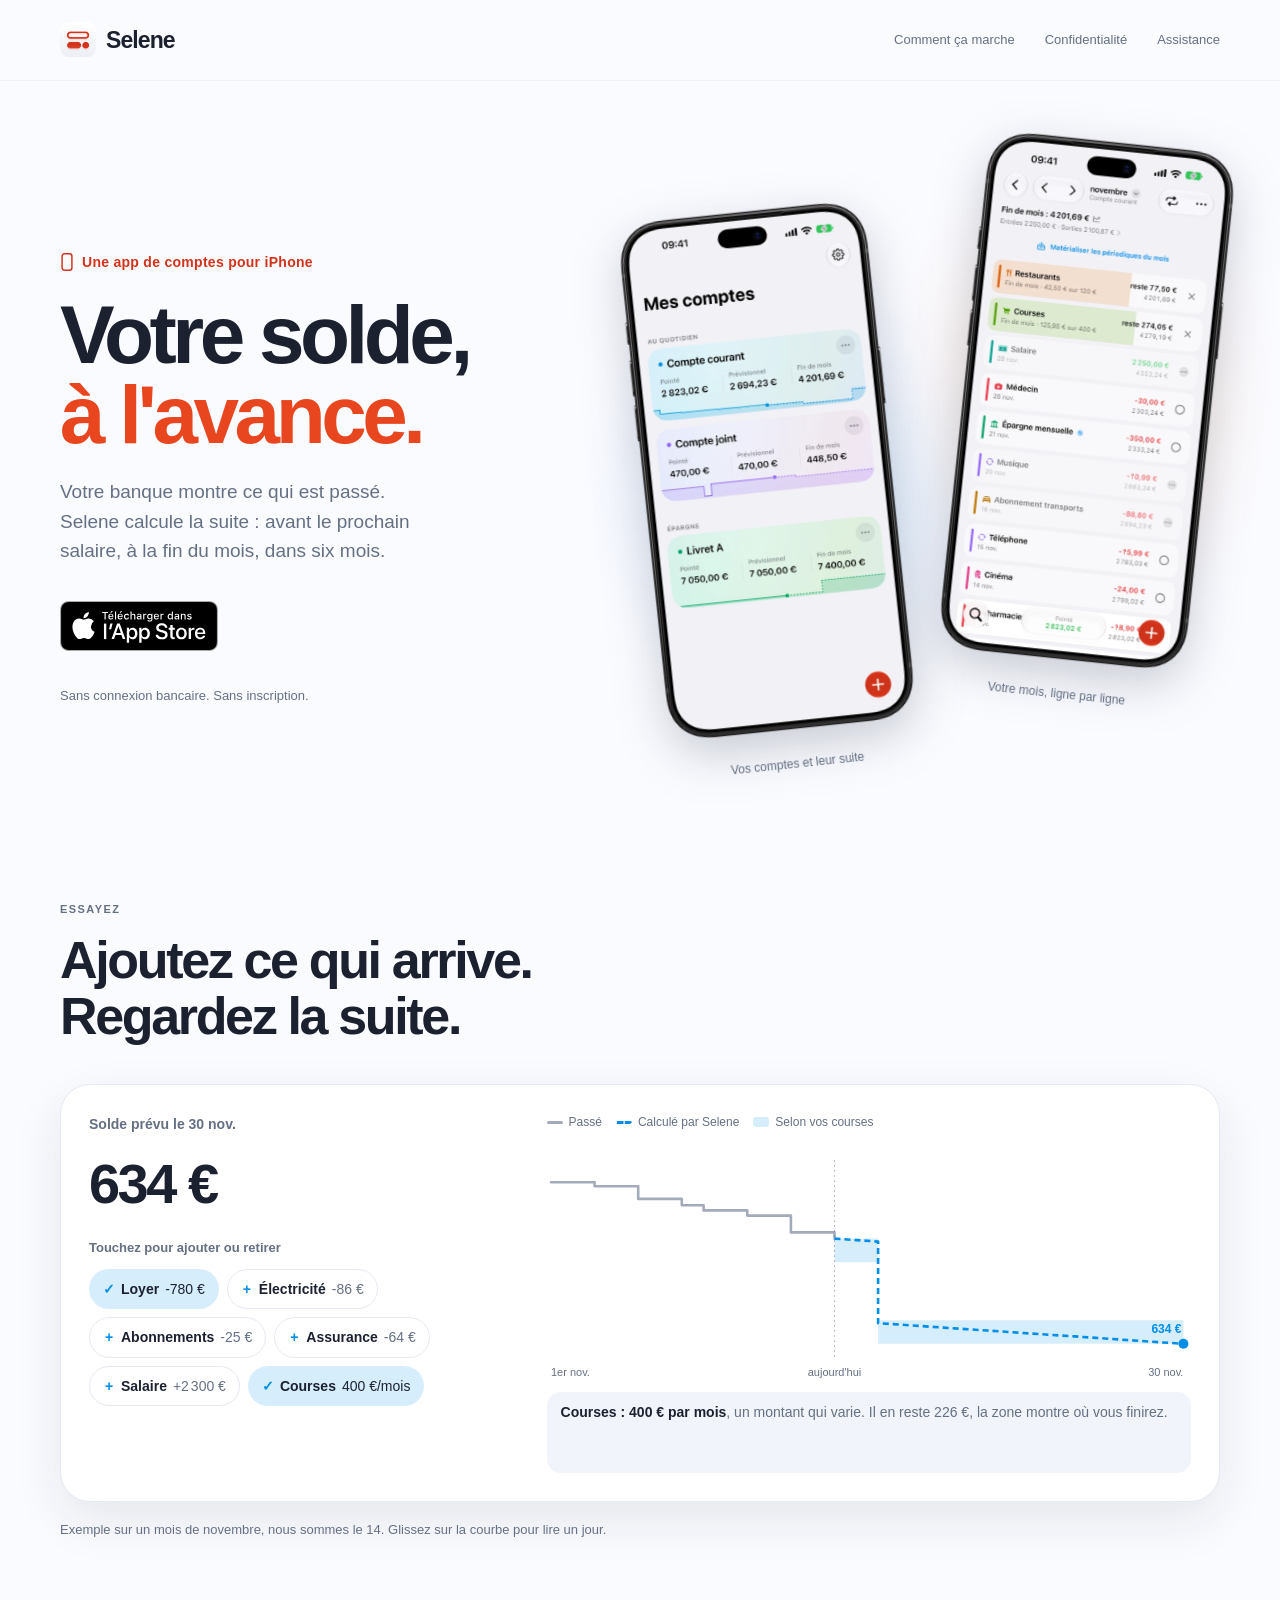
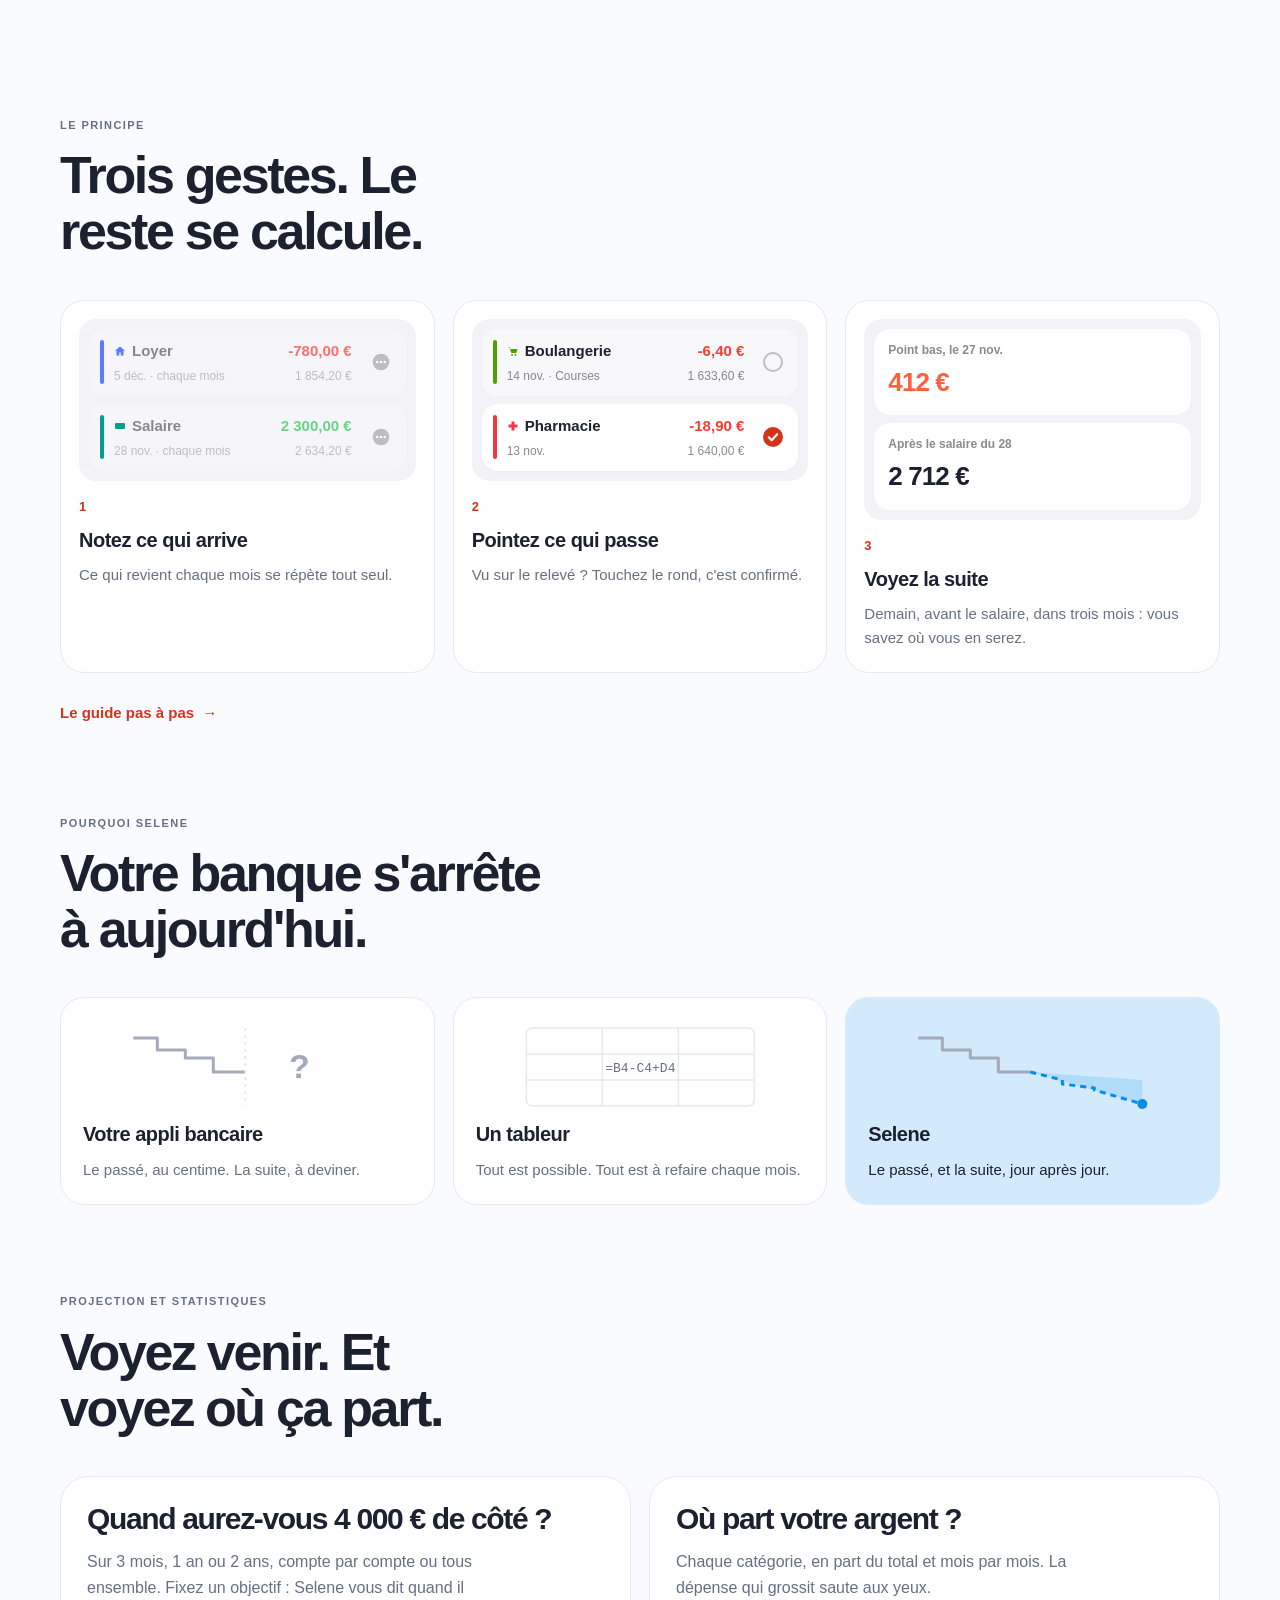
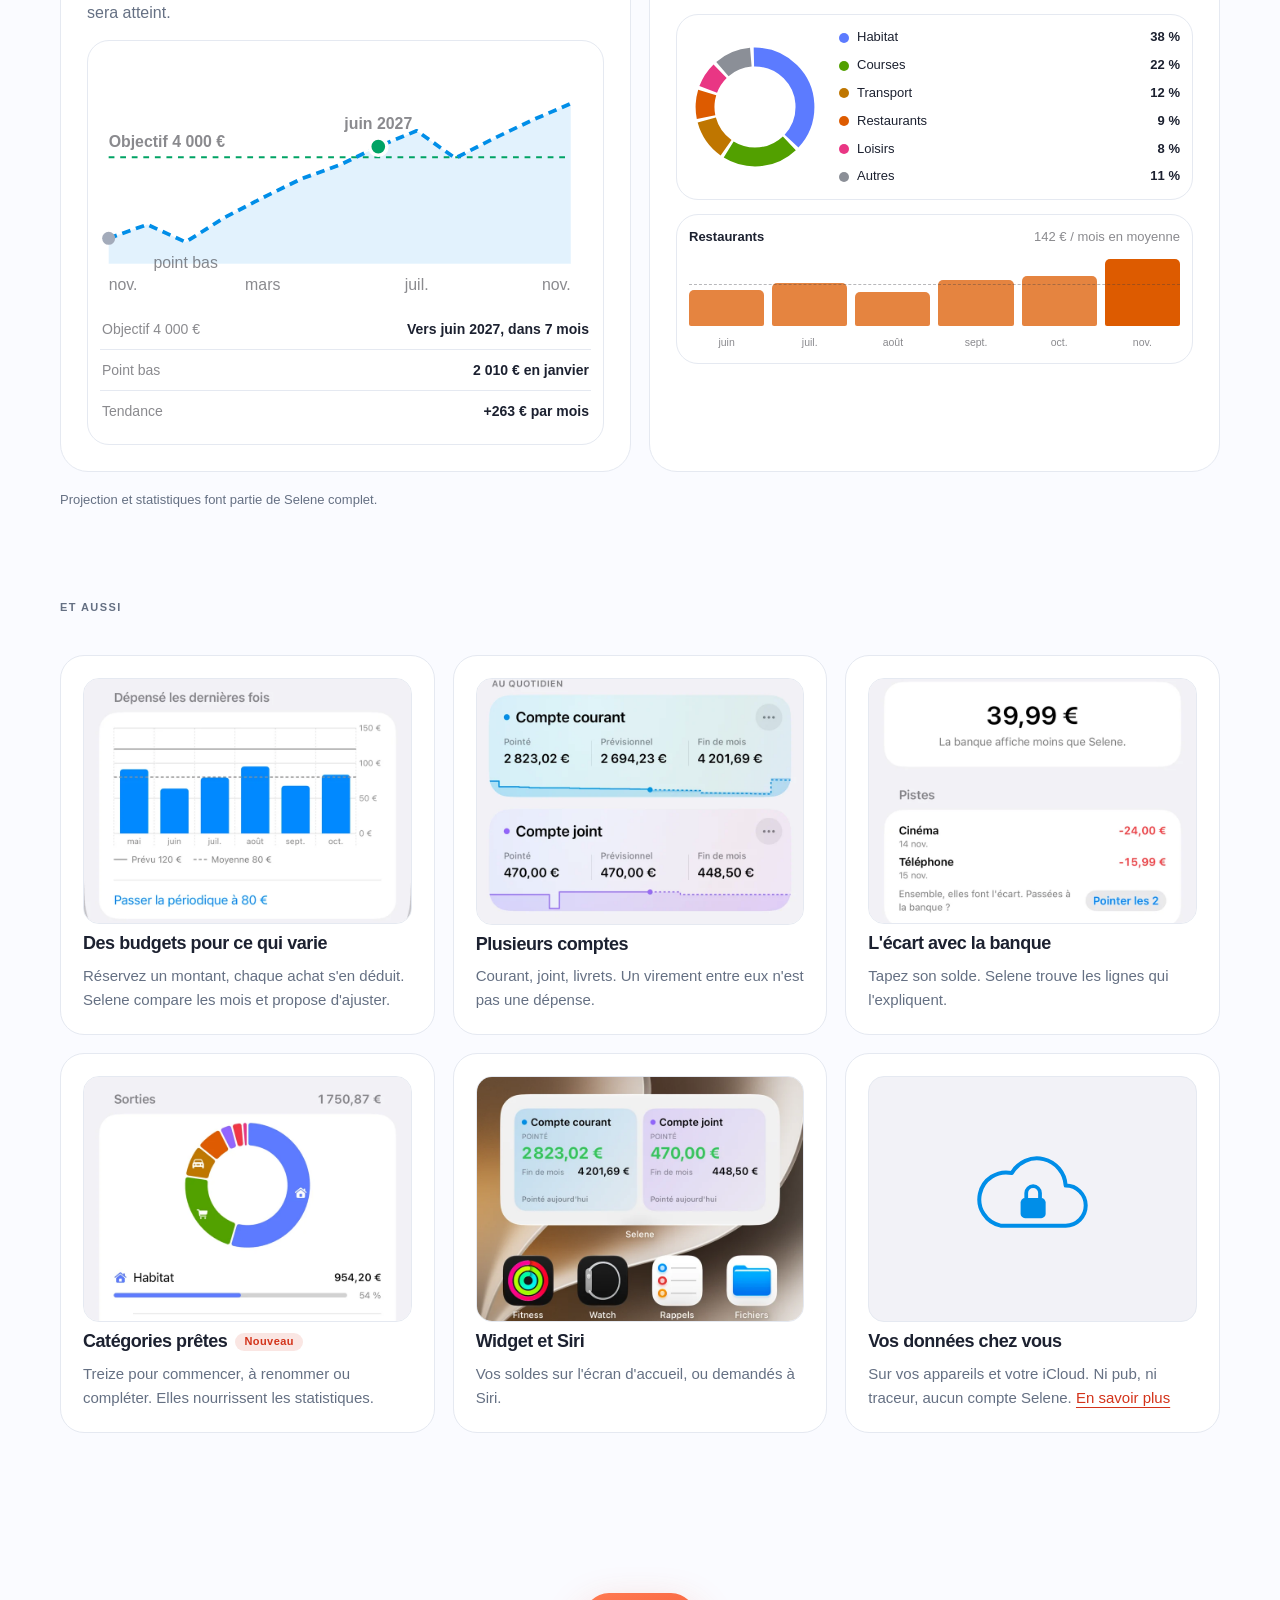
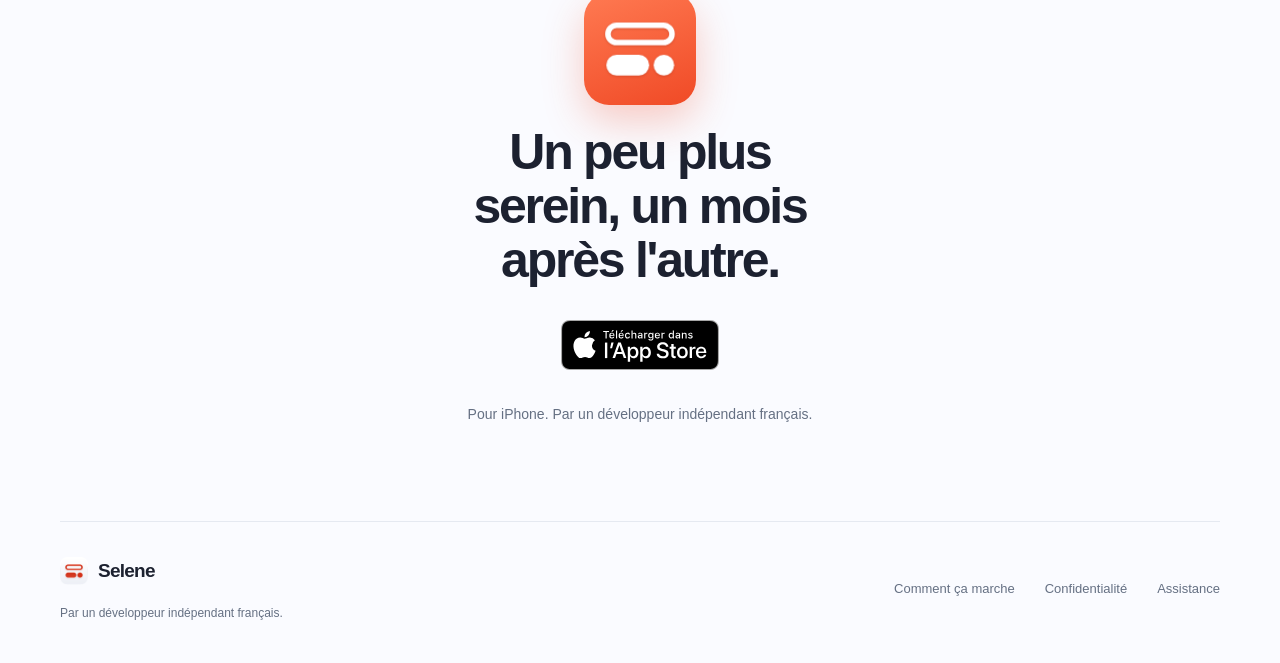
<file: index.html>
<!doctype html>
<html lang="fr">
<head>
  <meta charset="utf-8">
  <meta name="viewport" content="width=device-width, initial-scale=1">
  <meta name="apple-itunes-app" content="app-id=6821384647">
  <meta name="theme-color" content="#fafbff">
  <title>Selene : votre solde, à l'avance</title>
  <meta name="description" content="Selene est une app de comptes pour iPhone. Votre banque montre ce qui est passé, Selene calcule la suite : avant le prochain salaire, à la fin du mois, dans six mois. Sans connexion bancaire.">
  <!-- Link preview in messaging apps (Open Graph) -->
  <meta property="og:type" content="website">
  <meta property="og:site_name" content="Selene">
  <meta property="og:locale" content="fr_FR">
  <meta property="og:url" content="https://chingham.github.io/selene/">
  <meta property="og:title" content="Selene : votre solde, à l'avance">
  <meta property="og:description" content="Une app de comptes pour iPhone. Votre banque montre ce qui est passé, Selene calcule la suite. Sans connexion bancaire.">
  <meta property="og:image" content="https://chingham.github.io/selene/apercu.jpg">
  <meta property="og:image:width" content="1200">
  <meta property="og:image:height" content="630">
  <meta property="og:image:alt" content="Selene sur iPhone : la liste des comptes et les opérations du mois.">
  <meta name="twitter:card" content="summary_large_image">
  <link rel="icon" type="image/png" sizes="32x32" href="favicon.png">
  <link rel="icon" type="image/png" sizes="32x32" href="favicon-dark.png" media="(prefers-color-scheme: dark)">
  <link rel="apple-touch-icon" sizes="180x180" href="apple-touch-icon.png">
  <link rel="stylesheet" href="styles/site.css">
  <link rel="stylesheet" href="styles/app-pieces.css">
  <link rel="stylesheet" href="styles/home.css">
  <script type="module" src="scripts/home.js"></script>
</head>
<body>
  <a class="skip-link" href="#contenu">Aller au contenu</a>
  <header class="site-header">
    <div class="header-inner">
      <a class="brand" href="index.html" aria-label="Selene, accueil"><img src="icon.png" alt="" width="36" height="36">Selene</a>
      <nav aria-label="Navigation principale">
        <a href="guide.html">Comment ça marche</a>
        <a class="optional" href="confidentialite.html">Confidentialité</a>
        <a href="assistance.html">Assistance</a>
      </nav>
    </div>
  </header>

  <main id="contenu">
    <section class="hero section-shell" aria-labelledby="hero-title">
      <div class="hero-copy">
        <p class="eyebrow"><svg viewBox="0 0 14 22" aria-hidden="true"><rect x="1" y="1" width="12" height="20" rx="3" fill="none" stroke="currentColor" stroke-width="1.8"/></svg>Une app de comptes pour iPhone</p>
        <h1 id="hero-title">Votre solde, <span>à l'avance.</span></h1>
        <p class="lede">Votre banque montre ce qui est passé. Selene calcule la suite : avant le prochain salaire, à la fin du mois, dans six mois.</p>
        <a class="app-store-badge" href="https://apps.apple.com/fr/app/selene-comptes-budget/id6821384647"><img src="badge-app-store.svg" alt="Télécharger dans l'App Store" width="158" height="50"></a>
        <p class="hero-note">Sans connexion bancaire. Sans inscription.</p>
      </div>
      <div class="hero-art" aria-label="Aperçus de l'application Selene">
        <div class="art-glow glow-blue" aria-hidden="true"></div>
        <div class="art-glow glow-coral" aria-hidden="true"></div>
        <figure class="device device-accounts">
          <img src="captures/appareils/comptes.webp" alt="Mes comptes : un compte courant bleu, un compte joint violet et un Livret A vert, chacun avec ses soldes pointé, prévisionnel et de fin de mois, et la courbe de son mois." width="640" height="1307" fetchpriority="high">
          <figcaption>Vos comptes et leur suite</figcaption>
        </figure>
        <figure class="device device-operations">
          <img src="captures/appareils/operations.webp" alt="Les opérations de novembre du compte courant : les budgets en tête avec ce qu'il en reste, puis le salaire, les dépenses et l'épargne, avec le solde après chaque ligne." width="640" height="1307" fetchpriority="high">
          <figcaption>Votre mois, ligne par ligne</figcaption>
        </figure>
      </div>
    </section>

    <section class="section try section-shell" aria-labelledby="try-title">
      <div class="section-head">
        <p class="eyebrow">Essayez</p>
        <h2 id="try-title">Ajoutez ce qui arrive. Regardez la suite.</h2>
      </div>
      <div class="demo">
        <div class="demo-head">
          <p class="demo-when" id="demo-when">Solde prévu le 30 nov.</p>
          <p class="demo-amount" id="demo-amount" aria-live="polite">634 €</p>
        </div>
        <div class="demo-lines">
          <p class="chips-label">Touchez pour ajouter ou retirer</p>
          <div class="chips" id="demo-chips"></div>
        </div>
        <div class="demo-graph">
          <div class="legend" aria-hidden="true">
            <span><i></i>Passé</span>
            <span><i class="computed"></i>Calculé par Selene</span>
            <span><i class="band"></i>Selon vos courses</span>
          </div>
          <svg class="chart" id="demo-chart" role="img" aria-label="Courbe du solde de novembre : le passé jusqu'au 14, puis la suite calculée avec les lignes choisies."></svg>
          <p class="readout" id="demo-readout"></p>
        </div>
      </div>
      <p class="footnote">Exemple sur un mois de novembre, nous sommes le 14. Glissez sur la courbe pour lire un jour.</p>
    </section>

    <section class="section section-shell" aria-labelledby="gestures-title">
      <div class="section-head">
        <p class="eyebrow">Le principe</p>
        <h2 id="gestures-title">Trois gestes. Le reste se calcule.</h2>
      </div>
      <ol class="gestures">
        <li class="gesture">
          <div class="ios-list">
            <div class="op virtual" style="--c:#5c7bff">
              <span class="cat"></span>
              <div class="op-main">
                <div class="op-line"><span class="op-title"><svg aria-hidden="true"><use href="glyphes.svg#house"/></svg>Loyer</span><span class="op-amt neg">-780,00 €</span></div>
                <div class="op-line sub"><span>5 déc. · chaque mois</span><span>1 854,20 €</span></div>
              </div>
              <svg class="ellipsis" aria-hidden="true"><use href="glyphes.svg#ellipsis"/></svg>
            </div>
            <div class="op virtual" style="--c:#009f8c">
              <span class="cat"></span>
              <div class="op-main">
                <div class="op-line"><span class="op-title"><svg aria-hidden="true"><use href="glyphes.svg#banknote"/></svg>Salaire</span><span class="op-amt pos">2 300,00 €</span></div>
                <div class="op-line sub"><span>28 nov. · chaque mois</span><span>2 634,20 €</span></div>
              </div>
              <svg class="ellipsis" aria-hidden="true"><use href="glyphes.svg#ellipsis"/></svg>
            </div>
          </div>
          <span class="step">1</span>
          <h3>Notez ce qui arrive</h3>
          <p>Ce qui revient chaque mois se répète tout seul.</p>
        </li>
        <li class="gesture">
          <div class="ios-list">
            <div class="op planned" style="--c:#52a000">
              <span class="cat"></span>
              <div class="op-main">
                <div class="op-line"><span class="op-title"><svg aria-hidden="true"><use href="glyphes.svg#cart"/></svg>Boulangerie</span><span class="op-amt neg">-6,40 €</span></div>
                <div class="op-line sub"><span>14 nov. · Courses</span><span>1 633,60 €</span></div>
              </div>
              <button class="mark" type="button" data-autoplay aria-pressed="false" aria-label="Pointer Boulangerie"><span class="ring"></span><span class="ripple"></span><span class="drop"></span><svg class="tick" viewBox="0 0 24 24"><path pathLength="1" d="M6.96 12.36 10.44 15.84 17.04 8.64"/></svg></button>
            </div>
            <div class="op" style="--c:#f13746">
              <span class="cat"></span>
              <div class="op-main">
                <div class="op-line"><span class="op-title"><svg aria-hidden="true"><use href="glyphes.svg#cross"/></svg>Pharmacie</span><span class="op-amt neg">-18,90 €</span></div>
                <div class="op-line sub"><span>13 nov.</span><span>1 640,00 €</span></div>
              </div>
              <button class="mark is-on" type="button" aria-pressed="true" aria-label="Pointer Pharmacie"><span class="ring"></span><span class="ripple"></span><span class="drop"></span><svg class="tick" viewBox="0 0 24 24"><path pathLength="1" d="M6.96 12.36 10.44 15.84 17.04 8.64"/></svg></button>
            </div>
          </div>
          <span class="step">2</span>
          <h3>Pointez ce qui passe</h3>
          <p>Vu sur le relevé ? Touchez le rond, c'est confirmé.</p>
        </li>
        <li class="gesture">
          <div class="ios-list">
            <div class="figure-card"><span class="label">Point bas, le 27 nov.</span><span class="value low">412 €</span></div>
            <div class="figure-card"><span class="label">Après le salaire du 28</span><span class="value">2 712 €</span></div>
          </div>
          <span class="step">3</span>
          <h3>Voyez la suite</h3>
          <p>Demain, avant le salaire, dans trois mois : vous savez où vous en serez.</p>
        </li>
      </ol>
      <a class="more" href="guide.html">Le guide pas à pas <span aria-hidden="true">→</span></a>
    </section>

    <section class="section tight section-shell" aria-labelledby="compare-title">
      <div class="section-head">
        <p class="eyebrow">Pourquoi Selene</p>
        <h2 id="compare-title">Votre banque s'arrête à aujourd'hui.</h2>
      </div>
      <div class="compare">
        <article>
          <svg viewBox="0 0 240 92" aria-hidden="true">
            <path d="M6 18H30V30H58V38H86V52H118" fill="none" stroke="var(--grey-line)" stroke-width="3" stroke-linejoin="round"/>
            <line x1="118" y1="8" x2="118" y2="86" stroke="var(--border)" stroke-width="2" stroke-dasharray="3 4"/>
            <text x="172" y="58" text-anchor="middle" font-size="34" font-weight="700" fill="var(--grey-line)">?</text>
          </svg>
          <h3>Votre appli bancaire</h3>
          <p>Le passé, au centime. La suite, à deviner.</p>
        </article>
        <article>
          <svg viewBox="0 0 240 92" aria-hidden="true">
            <g fill="none" stroke="var(--border)" stroke-width="1.5">
              <rect x="6" y="8" width="228" height="78" rx="6"/>
              <path d="M6 34H234M6 60H234M82 8V86M158 8V86"/>
            </g>
            <text x="120" y="52" text-anchor="middle" font-size="13" font-family="ui-monospace, Menlo, monospace" fill="var(--muted)">=B4-C4+D4</text>
          </svg>
          <h3>Un tableur</h3>
          <p>Tout est possible. Tout est à refaire chaque mois.</p>
        </article>
        <article class="selene">
          <svg viewBox="0 0 240 92" aria-hidden="true">
            <path d="M118 52L230 60L230 84Z" fill="var(--blue-soft)"/>
            <path d="M6 18H30V30H58V38H86V52H118" fill="none" stroke="var(--grey-line)" stroke-width="3" stroke-linejoin="round"/>
            <path d="M118 52L150 60V64L182 68V70L230 84" fill="none" stroke="var(--blue)" stroke-width="3" stroke-dasharray="6 5" stroke-linejoin="round"/>
            <circle cx="230" cy="84" r="5" fill="var(--blue)"/>
          </svg>
          <h3>Selene</h3>
          <p>Le passé, et la suite, jour après jour.</p>
        </article>
      </div>
    </section>

    <section class="section tight section-shell" aria-labelledby="deep-title">
      <div class="section-head">
        <p class="eyebrow">Projection et statistiques</p>
        <h2 id="deep-title">Voyez venir. Et voyez où ça part.</h2>
      </div>
      <div class="deep">
        <article class="projection">
          <h3>Quand aurez-vous 4 000 € de côté ?</h3>
          <p>Sur 3 mois, 1 an ou 2 ans, compte par compte ou tous ensemble. Fixez un objectif : Selene vous dit quand il sera atteint.</p>
          <div class="ios-card">
            <svg viewBox="0 0 340 170" role="img" aria-label="Projection sur un an, tous comptes : le total monte de 2 100 euros à 5 260 euros et croise l'objectif de 4 000 euros en juin 2027.">
              <path d="M6.0 128.3L32.7 118.8L59.3 130.9L86.0 114.1L112.7 100.2L139.3 87.2L166.0 77.5L192.7 64.8L219.3 53.9L246.0 72.8L272.7 59.2L299.3 46.5L326.0 35.0L326 146L6 146Z" fill="var(--blue-soft)" opacity=".7"/>
              <line x1="6" x2="326" y1="72.2" y2="72.2" stroke="var(--green)" stroke-width="1.5" stroke-dasharray="4 4"/>
              <path d="M6.0 128.3L32.7 118.8L59.3 130.9L86.0 114.1L112.7 100.2L139.3 87.2L166.0 77.5L192.7 64.8L219.3 53.9L246.0 72.8L272.7 59.2L299.3 46.5L326.0 35.0" fill="none" stroke="var(--blue)" stroke-width="2.6" stroke-dasharray="6 4" stroke-linejoin="round"/>
              <circle cx="6" cy="128.3" r="4.5" fill="var(--grey-line)"/>
              <text x="6" y="65.2" fill="var(--green)" font-weight="650">Objectif 4 000 €</text>
              <circle cx="192.7" cy="64.8" r="6" fill="var(--green)" stroke="var(--ios-card)" stroke-width="2.5"/>
              <text x="192.7" y="52.8" text-anchor="middle" fill="var(--text)" font-weight="650">juin 2027</text>
              <text x="59.3" y="148.9" text-anchor="middle">point bas</text>
              <text x="6" y="164">nov.</text>
              <text x="112.7" y="164" text-anchor="middle">mars</text>
              <text x="219.3" y="164" text-anchor="middle">juil.</text>
              <text x="326" y="164" text-anchor="end">nov.</text>
            </svg>
            <div class="facts">
              <div><span>Objectif 4 000 €</span><b>Vers juin 2027, dans 7 mois</b></div>
              <div><span>Point bas</span><b>2 010 € en janvier</b></div>
              <div><span>Tendance</span><b>+263 € par mois</b></div>
            </div>
          </div>
        </article>
        <article>
          <h3>Où part votre argent ?</h3>
          <p>Chaque catégorie, en part du total et mois par mois. La dépense qui grossit saute aux yeux.</p>
          <div class="ios-card">
            <div class="stats">
              <svg viewBox="0 0 42 42" aria-hidden="true">
                <g fill="none" stroke-width="6">
                  <circle cx="21" cy="21" r="15.9" pathLength="100" stroke="#5c7bff" stroke-dasharray="37 63" stroke-dashoffset="25"/>
                  <circle cx="21" cy="21" r="15.9" pathLength="100" stroke="#52a000" stroke-dasharray="21 79" stroke-dashoffset="-13"/>
                  <circle cx="21" cy="21" r="15.9" pathLength="100" stroke="#bf7600" stroke-dasharray="11 89" stroke-dashoffset="-35"/>
                  <circle cx="21" cy="21" r="15.9" pathLength="100" stroke="#dd5b00" stroke-dasharray="8 92" stroke-dashoffset="-47"/>
                  <circle cx="21" cy="21" r="15.9" pathLength="100" stroke="#e93684" stroke-dasharray="7 93" stroke-dashoffset="-56"/>
                  <circle cx="21" cy="21" r="15.9" pathLength="100" stroke="#8b8f97" stroke-dasharray="10 90" stroke-dashoffset="-64"/>
                </g>
              </svg>
              <ul class="shares">
                <li style="--c:#5c7bff"><i></i><span>Habitat</span><b>38 %</b></li>
                <li style="--c:#52a000"><i></i><span>Courses</span><b>22 %</b></li>
                <li style="--c:#bf7600"><i></i><span>Transport</span><b>12 %</b></li>
                <li style="--c:#dd5b00"><i></i><span>Restaurants</span><b>9 %</b></li>
                <li style="--c:#e93684"><i></i><span>Loisirs</span><b>8 %</b></li>
                <li style="--c:#8b8f97"><i></i><span>Autres</span><b>11 %</b></li>
              </ul>
            </div>
          </div>
          <div class="ios-card trend" role="img" aria-label="Restaurants : 142 euros par mois en moyenne, 196 euros ce mois-ci.">
            <div class="trend-head"><b>Restaurants</b><span>142 € / mois en moyenne</span></div>
            <div class="trend-bars"><i style="height:52%"></i><i style="height:61%"></i><i style="height:48%"></i><i style="height:66%"></i><i style="height:72%"></i><i style="height:96%"></i></div>
            <div class="trend-months"><span>juin</span><span>juil.</span><span>août</span><span>sept.</span><span>oct.</span><span>nov.</span></div>
          </div>
        </article>
      </div>
      <p class="footnote">Projection et statistiques font partie de Selene complet.</p>
    </section>

    <section class="section tight section-shell" aria-labelledby="tiles-title">
      <div class="section-head"><p class="eyebrow" id="tiles-title">Et aussi</p></div>
      <div class="tiles">
        <article class="tile">
          <div class="shot"><img src="captures/vignettes/budget.webp" alt="Un budget dans Selene : les dépenses des six derniers mois, la moyenne, et la proposition d'ajuster le montant prévu." width="800" height="600" loading="lazy"></div>
          <h3>Des budgets pour ce qui varie</h3>
          <p>Réservez un montant, chaque achat s'en déduit. Selene compare les mois et propose d'ajuster.</p>
        </article>
        <article class="tile">
          <div class="shot"><img src="captures/vignettes/comptes.webp" alt="Deux cartes de compte avec leurs soldes et la courbe du mois." width="800" height="600" loading="lazy"></div>
          <h3>Plusieurs comptes</h3>
          <p>Courant, joint, livrets. Un virement entre eux n'est pas une dépense.</p>
        </article>
        <article class="tile">
          <div class="shot"><img src="captures/vignettes/ecart.webp" alt="Comparer avec ma banque : l'écart et les opérations qui l'expliquent, à pointer ensemble." width="800" height="600" loading="lazy"></div>
          <h3>L'écart avec la banque</h3>
          <p>Tapez son solde. Selene trouve les lignes qui l'expliquent.</p>
        </article>
        <article class="tile">
          <div class="shot"><img src="captures/vignettes/categories.webp" alt="Les sorties du mois par catégorie, en anneau, avec la part de chacune." width="800" height="600" loading="lazy"></div>
          <h3>Catégories prêtes <span class="tag">Nouveau</span></h3>
          <p>Treize pour commencer, à renommer ou compléter. Elles nourrissent les statistiques.</p>
        </article>
        <article class="tile">
          <div class="shot"><img src="captures/vignettes/widget.webp" alt="Le widget Selene sur l'écran d'accueil : le solde pointé et la fin de mois de deux comptes." width="800" height="600" loading="lazy"></div>
          <h3>Widget et Siri</h3>
          <p>Vos soldes sur l'écran d'accueil, ou demandés à Siri.</p>
        </article>
        <article class="tile">
          <div class="shot shot-icon" aria-hidden="true">
            <svg viewBox="0 0 120 90">
              <path d="M34 66h52a16 16 0 0 0 0-32 23 23 0 0 0-43-10 17.5 17.5 0 0 0-9 42Z" fill="none" stroke="var(--blue)" stroke-width="3.2" stroke-linejoin="round"/>
              <rect x="50" y="44" width="20" height="16" rx="3.5" fill="var(--blue)"/>
              <path d="M54.5 44v-4a5.5 5.5 0 0 1 11 0v4" fill="none" stroke="var(--blue)" stroke-width="3"/>
            </svg>
          </div>
          <h3>Vos données chez vous</h3>
          <p>Sur vos appareils et votre iCloud. Ni pub, ni traceur, aucun compte Selene. <a href="confidentialite.html">En savoir plus</a></p>
        </article>
      </div>
    </section>

    <section class="closing section-shell" aria-labelledby="closing-title">
      <div class="signature" aria-hidden="true">
        <svg class="sig" viewBox="0 0 1024 1024">
          <g>
            <rect class="outline" pathLength="1" x="219.15" y="295.45" width="585.7" height="157.7" rx="78.85" fill="none" stroke="#fff" stroke-width="50.7"/>
            <rect class="bar" x="204" y="565.8" width="392.1" height="188" rx="94" fill="#fff"/>
            <circle class="ripple" cx="730.5" cy="659.8" r="94" fill="none" stroke="#fff" stroke-width="18"/>
            <circle class="point" cx="730.5" cy="659.8" r="94" fill="#fff"/>
          </g>
        </svg>
      </div>
      <h2 id="closing-title">Un peu plus serein, un mois après l'autre.</h2>
      <a class="app-store-badge" href="https://apps.apple.com/fr/app/selene-comptes-budget/id6821384647"><img src="badge-app-store.svg" alt="Télécharger dans l'App Store" width="158" height="50" loading="lazy"></a>
      <p>Pour iPhone. Par un développeur indépendant français.</p>
    </section>
  </main>

  <footer class="site-footer section-shell">
    <div><a class="brand footer-brand" href="index.html"><img src="icon.png" alt="" width="28" height="28">Selene</a><p>Par un développeur indépendant français.</p></div>
    <nav aria-label="Liens utiles"><a href="guide.html">Comment ça marche</a><a href="confidentialite.html">Confidentialité</a><a href="assistance.html">Assistance</a></nav>
  </footer>
</body>
</html>
</file>
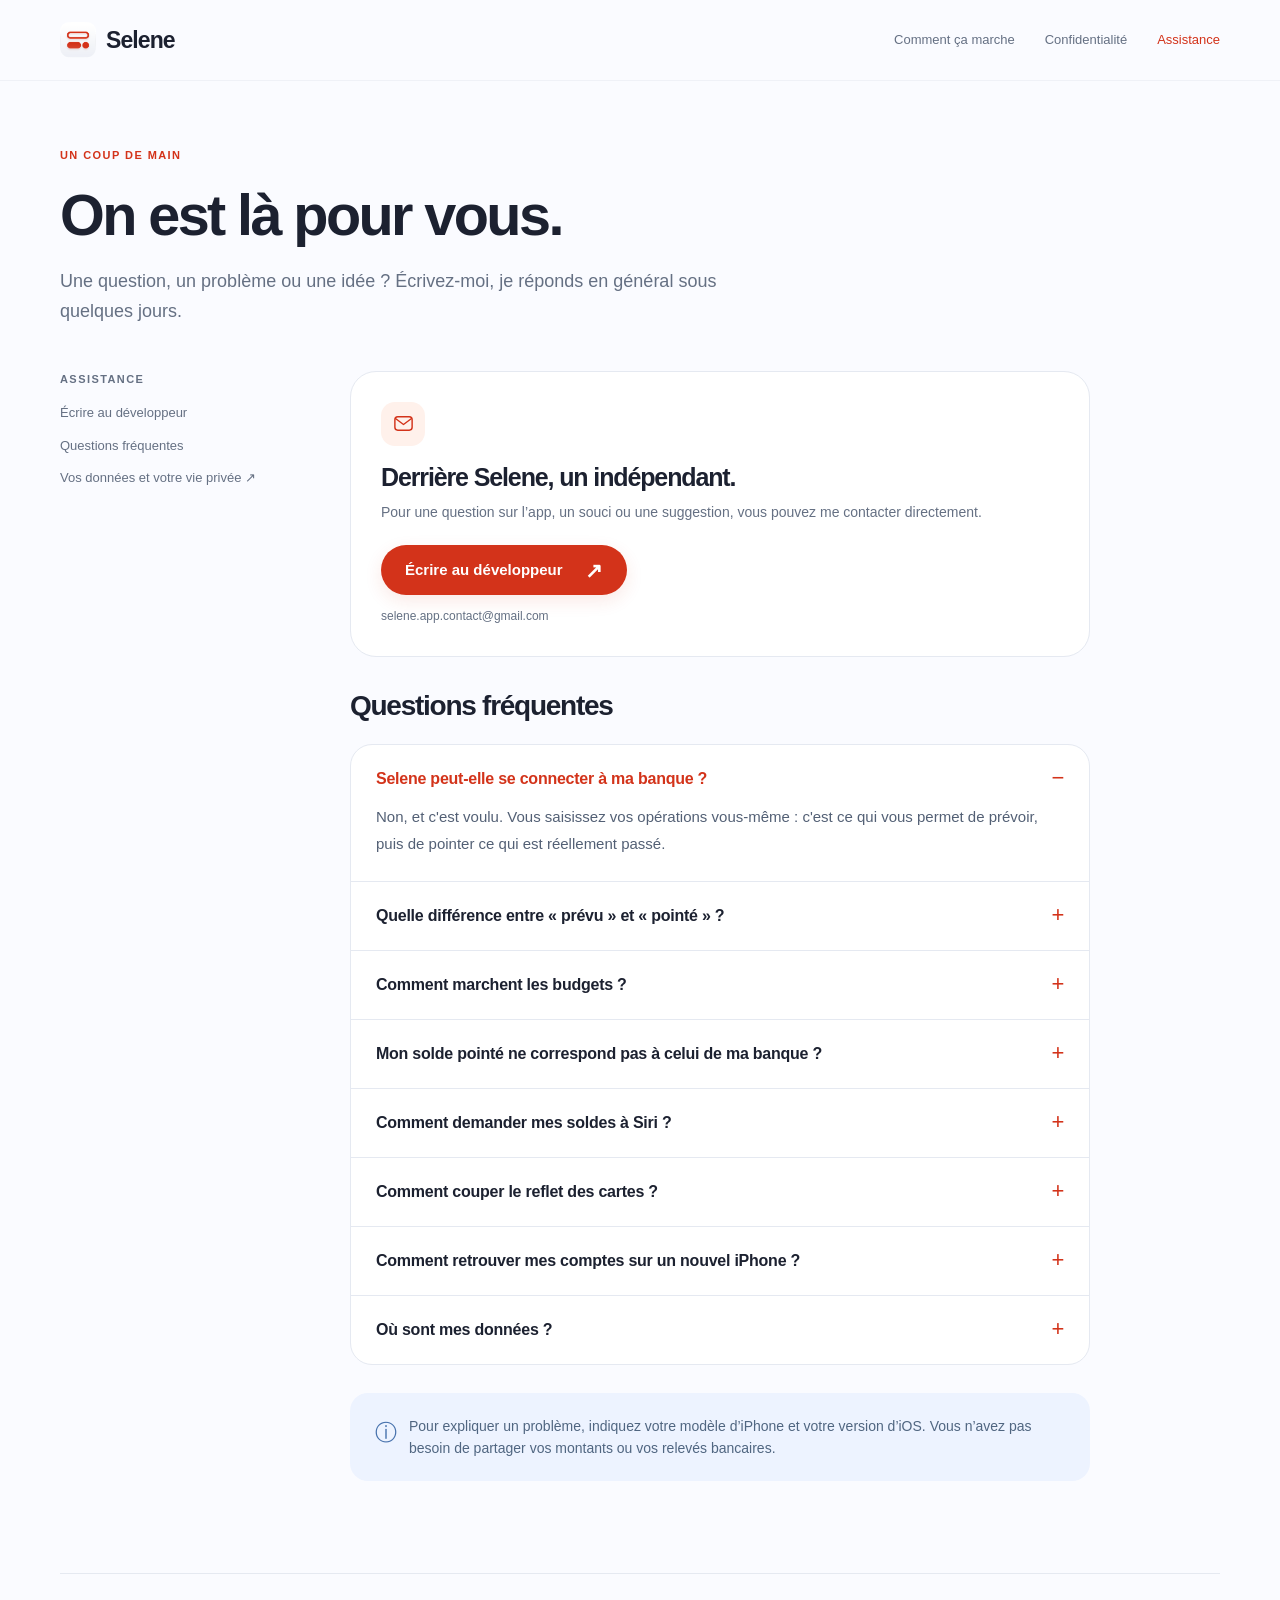
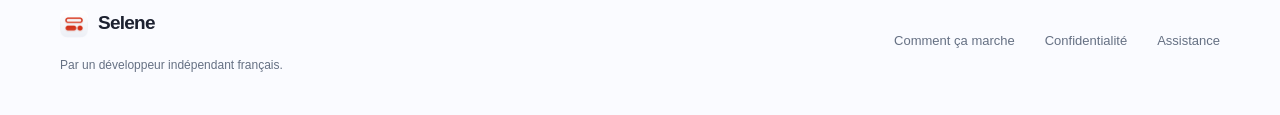
<file: assistance.html>
<!doctype html>
<html lang="fr">
<head>
  <meta charset="utf-8">
  <meta name="viewport" content="width=device-width, initial-scale=1">
  <meta name="apple-itunes-app" content="app-id=6821384647">
  <meta name="theme-color" content="#fafbff">
  <title>Selene – Assistance</title>
  <meta name="description" content="Aide et contact pour Selene.">
  <!-- Link preview in messaging apps (Open Graph) -->
  <meta property="og:type" content="website">
  <meta property="og:site_name" content="Selene">
  <meta property="og:locale" content="fr_FR">
  <meta property="og:url" content="https://chingham.github.io/selene/assistance.html">
  <meta property="og:title" content="Selene : assistance">
  <meta property="og:description" content="Aide et contact pour Selene, le carnet de comptes pour iPhone.">
  <meta property="og:image" content="https://chingham.github.io/selene/apercu.jpg">
  <meta property="og:image:width" content="1200">
  <meta property="og:image:height" content="630">
  <meta property="og:image:alt" content="Selene sur iPhone : la liste des comptes et les opérations du mois.">
  <meta name="twitter:card" content="summary_large_image">
  <link rel="icon" type="image/png" sizes="32x32" href="favicon.png">
  <link rel="icon" type="image/png" sizes="32x32" href="favicon-dark.png" media="(prefers-color-scheme: dark)">
  <link rel="apple-touch-icon" sizes="180x180" href="apple-touch-icon.png">
  <link rel="stylesheet" href="styles/site.css">
  <link rel="stylesheet" href="styles/documents.css">
</head>
<body>
  <a class="skip-link" href="#contenu">Aller au contenu</a>
  <header class="site-header">
    <div class="header-inner">
      <a class="brand" href="index.html" aria-label="Selene, accueil"><img src="icon.png" alt="" width="36" height="36">Selene</a>
      <nav aria-label="Navigation principale">
        <a href="guide.html">Comment ça marche</a>
        <a class="optional" href="confidentialite.html">Confidentialité</a>
        <a href="assistance.html" aria-current="page">Assistance</a>
      </nav>
    </div>
  </header>

  <main id="contenu" class="document-main section-shell">
    <div class="document-heading">
      <p class="eyebrow">UN COUP DE MAIN</p>
      <h1>On est là pour vous.</h1>
      <p class="lead">Une question, un problème ou une idée ? Écrivez-moi, je réponds en général sous quelques jours.</p>
    </div>
    <div class="document-layout">
      <aside class="document-index" aria-label="Rubriques d’assistance">
        <p class="eyebrow">ASSISTANCE</p>
        <nav aria-label="Navigation de l’assistance">
          <a href="#contact">Écrire au développeur</a>
          <a href="#questions">Questions fréquentes</a>
          <a href="confidentialite.html">Vos données et votre vie privée ↗</a>
        </nav>
      </aside>
      <div>
        <section id="contact" class="contact-card" aria-labelledby="contact-title">
          <div class="contact-icon" aria-hidden="true"><svg viewBox="0 0 24 24"><rect x="3" y="5" width="18" height="14" rx="3"/><path d="m4 7 8 6 8-6"/></svg></div>
          <h2 id="contact-title">Derrière Selene, un indépendant.</h2>
          <p>Pour une question sur l’app, un souci ou une suggestion, vous pouvez me contacter directement.</p>
          <a class="button button-primary" href="mailto:selene.app.contact@gmail.com">Écrire au développeur <span aria-hidden="true">↗</span></a>
          <p class="contact-address">selene.app.contact@gmail.com</p>
        </section>
        <section id="questions" aria-labelledby="faq-title">
          <h2 id="faq-title" class="faq-heading">Questions fréquentes</h2>
          <div class="faq-list">
          <details open><summary>Selene peut-elle se connecter à ma banque ?</summary><p>Non, et c'est voulu. Vous saisissez vos opérations vous-même : c'est ce qui vous permet de prévoir, puis de pointer ce qui est réellement passé.</p></details>
          <details><summary>Quelle différence entre « prévu » et « pointé » ?</summary><p>Une opération prévue est attendue et compte déjà dans votre prévisionnel. Vous la pointez quand elle apparaît sur votre relevé : son montant n'est pas ajouté une seconde fois. L'explication animée se retrouve dans Réglages, rubrique Aide.</p></details>
          <details><summary>Comment marchent les budgets ?</summary><p>Un budget, c'est un montant que vous dépensez en plusieurs fois, comme les courses du mois. Vos achats s'en déduisent, et seul ce qui reste compte dans votre fin de mois. Un budget peut revenir chaque mois depuis une périodique, ou servir une seule fois, pour Noël par exemple. Quand il est fini, vous retirez ce qui reste ou vous le reportez sur le suivant.</p></details>
          <details><summary>Mon solde pointé ne correspond pas à celui de ma banque ?</summary><p>Touchez le solde « Pointé » en bas de l'écran d'un compte, ou choisissez « Comparer avec ma banque » dans le menu. Tapez le solde actuel de votre banque, sans les opérations à venir : Selene affiche l'écart et propose les opérations qui l'expliquent probablement. Rien ne change tant que vous ne validez pas une piste.</p></details>
          <details><summary>Comment demander mes soldes à Siri ?</summary><p>Dites « Fin de mois dans Selene » ou « Solde pointé dans Selene », avec le nom d'un compte si vous voulez : « Fin de mois de Compte joint dans Selene ». Siri répond sur un iPhone déverrouillé, avec Selene complet. Les mêmes actions se trouvent dans l'app Raccourcis.</p></details>
          <details><summary>Comment couper le reflet des cartes ?</summary><p>Dans Réglages, rubrique Préférences, désactivez « Reflets nacrés des comptes ». Les cartes gardent leur couleur, sans reflet ni mouvement.</p></details>
          <details><summary>Comment retrouver mes comptes sur un nouvel iPhone ?</summary><p>Si iCloud est activé, connectez-vous avec le même compte Apple : vos comptes reviennent après quelques instants. Vous pouvez aussi conserver une sauvegarde depuis Réglages, rubrique Données &amp; sauvegardes.</p></details>
          <details><summary>Où sont mes données ?</summary><p>Sur votre iPhone et, avec iCloud, dans votre espace iCloud personnel. Le détail est dans la <a href="confidentialite.html">politique de confidentialité</a>.</p></details>
          </div>
        </section>
        <div class="help-note"><span aria-hidden="true">ⓘ</span><p>Pour expliquer un problème, indiquez votre modèle d’iPhone et votre version d’iOS. Vous n’avez pas besoin de partager vos montants ou vos relevés bancaires.</p></div>
      </div>
    </div>
  </main>

  <footer class="site-footer section-shell">
    <div><a class="brand footer-brand" href="index.html"><img src="icon.png" alt="" width="28" height="28">Selene</a><p>Par un développeur indépendant français.</p></div>
    <nav aria-label="Liens utiles"><a href="guide.html">Comment ça marche</a><a href="confidentialite.html">Confidentialité</a><a href="assistance.html">Assistance</a></nav>
  </footer>
</body>
</html>
</file>
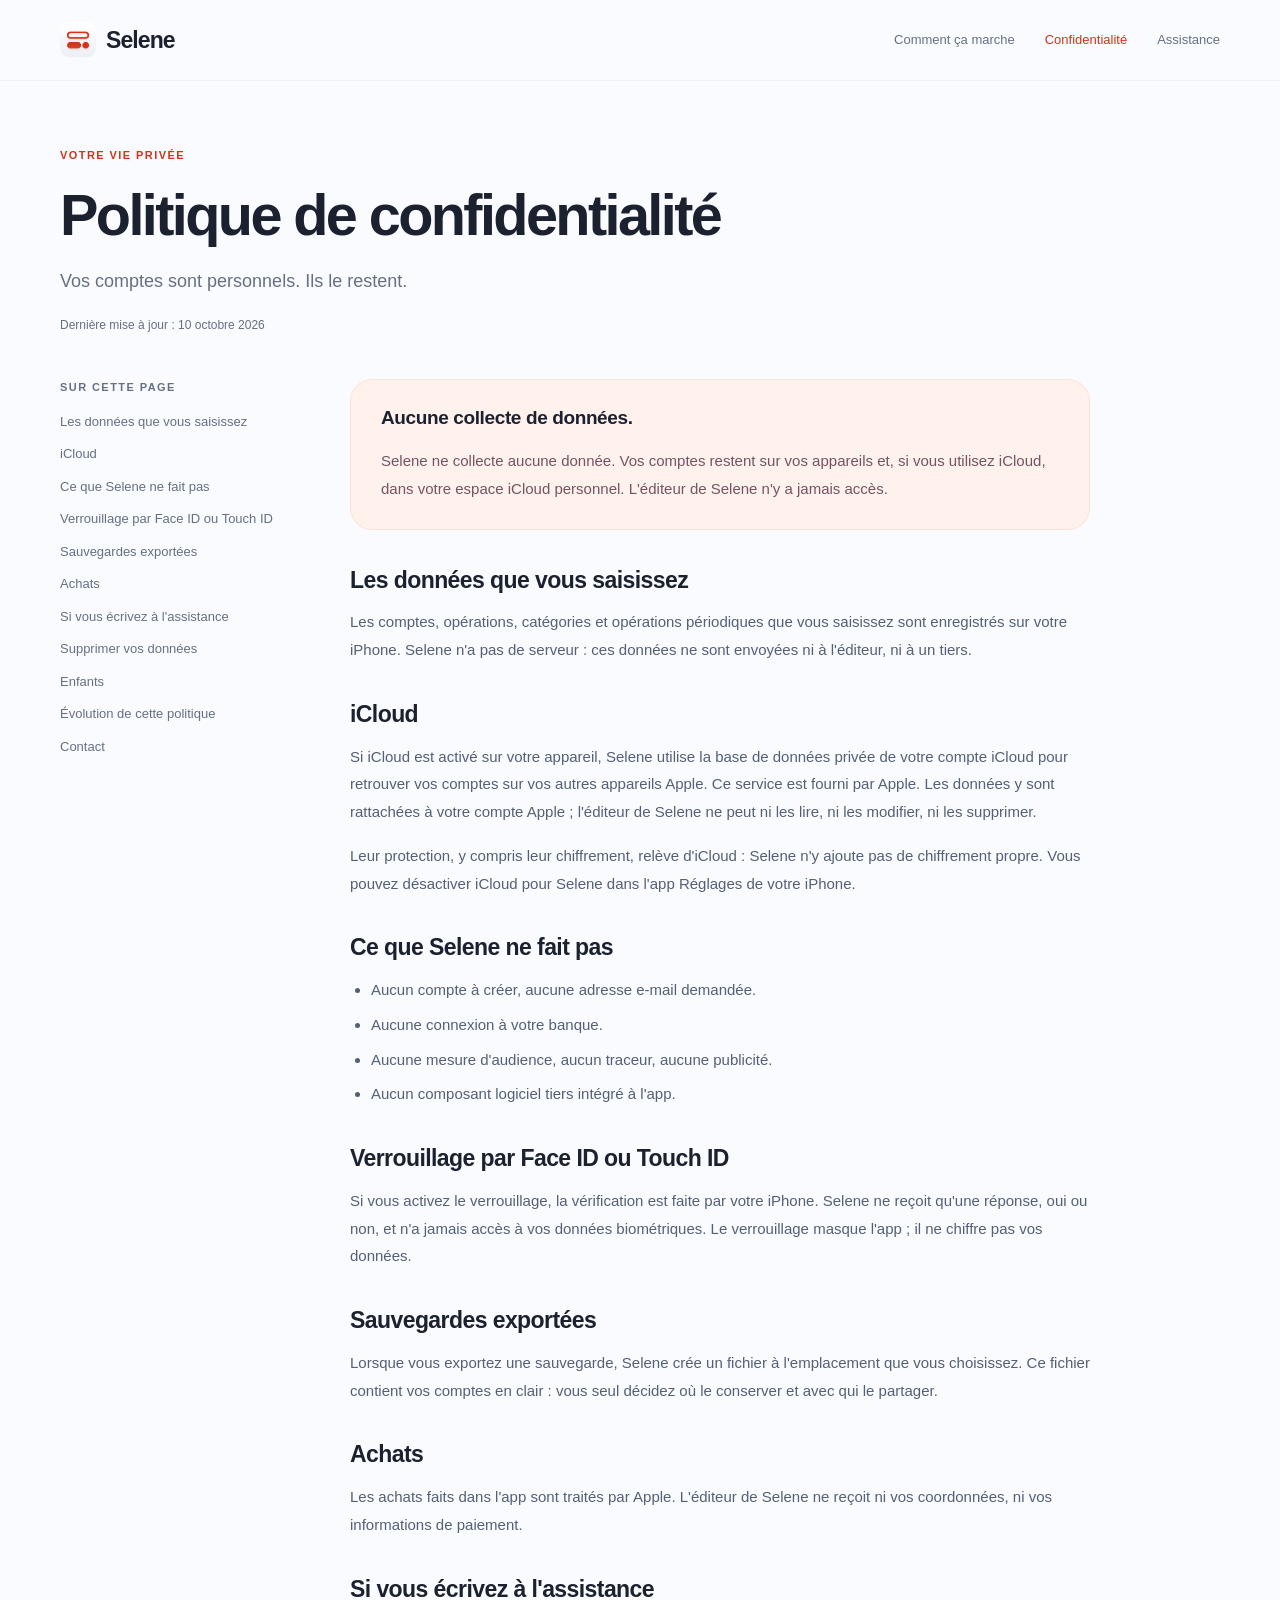
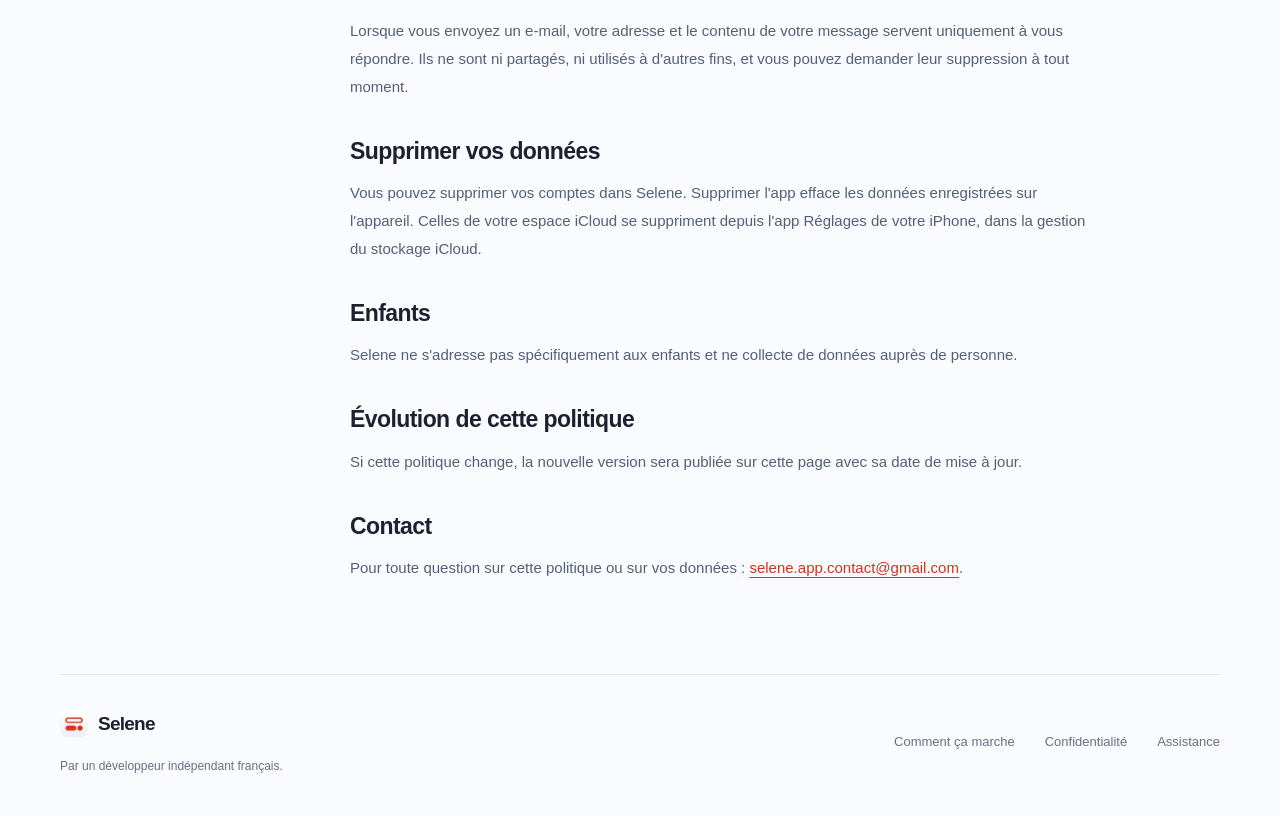
<file: confidentialite.html>
<!doctype html>
<html lang="fr">
<head>
  <meta charset="utf-8">
  <meta name="viewport" content="width=device-width, initial-scale=1">
  <meta name="apple-itunes-app" content="app-id=6821384647">
  <meta name="theme-color" content="#fafbff">
  <title>Selene – Politique de confidentialité</title>
  <meta name="description" content="Selene ne collecte aucune donnée : vos comptes restent sur vos appareils et dans votre espace iCloud personnel.">
  <!-- Link preview in messaging apps (Open Graph) -->
  <meta property="og:type" content="website">
  <meta property="og:site_name" content="Selene">
  <meta property="og:locale" content="fr_FR">
  <meta property="og:url" content="https://chingham.github.io/selene/confidentialite.html">
  <meta property="og:title" content="Selene : politique de confidentialité">
  <meta property="og:description" content="Selene ne collecte aucune donnée : vos comptes restent sur vos appareils et dans votre espace iCloud personnel.">
  <meta property="og:image" content="https://chingham.github.io/selene/apercu.jpg">
  <meta property="og:image:width" content="1200">
  <meta property="og:image:height" content="630">
  <meta property="og:image:alt" content="Selene sur iPhone : la liste des comptes et les opérations du mois.">
  <meta name="twitter:card" content="summary_large_image">
  <link rel="icon" type="image/png" sizes="32x32" href="favicon.png">
  <link rel="icon" type="image/png" sizes="32x32" href="favicon-dark.png" media="(prefers-color-scheme: dark)">
  <link rel="apple-touch-icon" sizes="180x180" href="apple-touch-icon.png">
  <link rel="stylesheet" href="styles/site.css">
  <link rel="stylesheet" href="styles/documents.css">
</head>
<body>
  <a class="skip-link" href="#contenu">Aller au contenu</a>
  <header class="site-header">
    <div class="header-inner">
      <a class="brand" href="index.html" aria-label="Selene, accueil"><img src="icon.png" alt="" width="36" height="36">Selene</a>
      <nav aria-label="Navigation principale">
        <a href="guide.html">Comment ça marche</a>
        <a class="optional" href="confidentialite.html" aria-current="page">Confidentialité</a>
        <a href="assistance.html">Assistance</a>
      </nav>
    </div>
  </header>

  <main id="contenu" class="document-main section-shell">
    <div class="document-heading">
      <p class="eyebrow">VOTRE VIE PRIVÉE</p>
      <h1>Politique de confidentialité</h1>
      <p class="lead">Vos comptes sont personnels. Ils le restent.</p>
      <p class="updated">Dernière mise à jour : 10 octobre 2026</p>
    </div>
    <div class="document-layout">
      <aside class="document-index" aria-label="Sommaire">
        <p class="eyebrow">SUR CETTE PAGE</p>
        <nav aria-label="Sommaire de la politique de confidentialité">
          <a href="#donnees">Les données que vous saisissez</a>
          <a href="#icloud">iCloud</a>
          <a href="#engagements">Ce que Selene ne fait pas</a>
          <a href="#verrouillage">Verrouillage par Face ID ou Touch ID</a>
          <a href="#sauvegardes">Sauvegardes exportées</a>
          <a href="#achats">Achats</a>
          <a href="#assistance">Si vous écrivez à l'assistance</a>
          <a href="#suppression">Supprimer vos données</a>
          <a href="#enfants">Enfants</a>
          <a href="#evolution">Évolution de cette politique</a>
          <a href="#contact">Contact</a>
        </nav>
      </aside>
      <article class="article" aria-label="Politique de confidentialité de Selene">
        <div class="summary-card"><p class="summary-title">Aucune collecte de données.</p><p>Selene ne collecte aucune donnée. Vos comptes restent sur vos appareils et, si vous utilisez iCloud, dans votre espace iCloud personnel. L'éditeur de Selene n'y a jamais accès.</p></div>
        <section id="donnees">
          <h2>Les données que vous saisissez</h2>
<p>Les comptes, opérations, catégories et opérations périodiques que vous saisissez sont enregistrés sur votre iPhone. Selene n'a pas de serveur : ces données ne sont envoyées ni à l'éditeur, ni à un tiers.</p>
        </section>
        <section id="icloud">
          <h2>iCloud</h2>
<p>Si iCloud est activé sur votre appareil, Selene utilise la base de données privée de votre compte iCloud pour retrouver vos comptes sur vos autres appareils Apple. Ce service est fourni par Apple. Les données y sont rattachées à votre compte Apple ; l'éditeur de Selene ne peut ni les lire, ni les modifier, ni les supprimer.</p>
    <p>Leur protection, y compris leur chiffrement, relève d'iCloud : Selene n'y ajoute pas de chiffrement propre. Vous pouvez désactiver iCloud pour Selene dans l'app Réglages de votre iPhone.</p>
        </section>
        <section id="engagements">
          <h2>Ce que Selene ne fait pas</h2>
<ul>
      <li>Aucun compte à créer, aucune adresse e-mail demandée.</li>
      <li>Aucune connexion à votre banque.</li>
      <li>Aucune mesure d'audience, aucun traceur, aucune publicité.</li>
      <li>Aucun composant logiciel tiers intégré à l'app.</li>
    </ul>
        </section>
        <section id="verrouillage">
          <h2>Verrouillage par Face ID ou Touch ID</h2>
<p>Si vous activez le verrouillage, la vérification est faite par votre iPhone. Selene ne reçoit qu'une réponse, oui ou non, et n'a jamais accès à vos données biométriques. Le verrouillage masque l'app ; il ne chiffre pas vos données.</p>
        </section>
        <section id="sauvegardes">
          <h2>Sauvegardes exportées</h2>
<p>Lorsque vous exportez une sauvegarde, Selene crée un fichier à l'emplacement que vous choisissez. Ce fichier contient vos comptes en clair : vous seul décidez où le conserver et avec qui le partager.</p>
        </section>
        <section id="achats">
          <h2>Achats</h2>
<p>Les achats faits dans l'app sont traités par Apple. L'éditeur de Selene ne reçoit ni vos coordonnées, ni vos informations de paiement.</p>
        </section>
        <section id="assistance">
          <h2>Si vous écrivez à l'assistance</h2>
<p>Lorsque vous envoyez un e-mail, votre adresse et le contenu de votre message servent uniquement à vous répondre. Ils ne sont ni partagés, ni utilisés à d'autres fins, et vous pouvez demander leur suppression à tout moment.</p>
        </section>
        <section id="suppression">
          <h2>Supprimer vos données</h2>
<p>Vous pouvez supprimer vos comptes dans Selene. Supprimer l'app efface les données enregistrées sur l'appareil. Celles de votre espace iCloud se suppriment depuis l'app Réglages de votre iPhone, dans la gestion du stockage iCloud.</p>
        </section>
        <section id="enfants">
          <h2>Enfants</h2>
<p>Selene ne s'adresse pas spécifiquement aux enfants et ne collecte de données auprès de personne.</p>
        </section>
        <section id="evolution">
          <h2>Évolution de cette politique</h2>
<p>Si cette politique change, la nouvelle version sera publiée sur cette page avec sa date de mise à jour.</p>
        </section>
        <section id="contact">
          <h2>Contact</h2>
<p>Pour toute question sur cette politique ou sur vos données : <a href="mailto:selene.app.contact@gmail.com">selene.app.contact@gmail.com</a>.</p>
        </section>
      </article>
    </div>
  </main>

  <footer class="site-footer section-shell">
    <div><a class="brand footer-brand" href="index.html"><img src="icon.png" alt="" width="28" height="28">Selene</a><p>Par un développeur indépendant français.</p></div>
    <nav aria-label="Liens utiles"><a href="guide.html">Comment ça marche</a><a href="confidentialite.html">Confidentialité</a><a href="assistance.html">Assistance</a></nav>
  </footer>
</body>
</html>
</file>
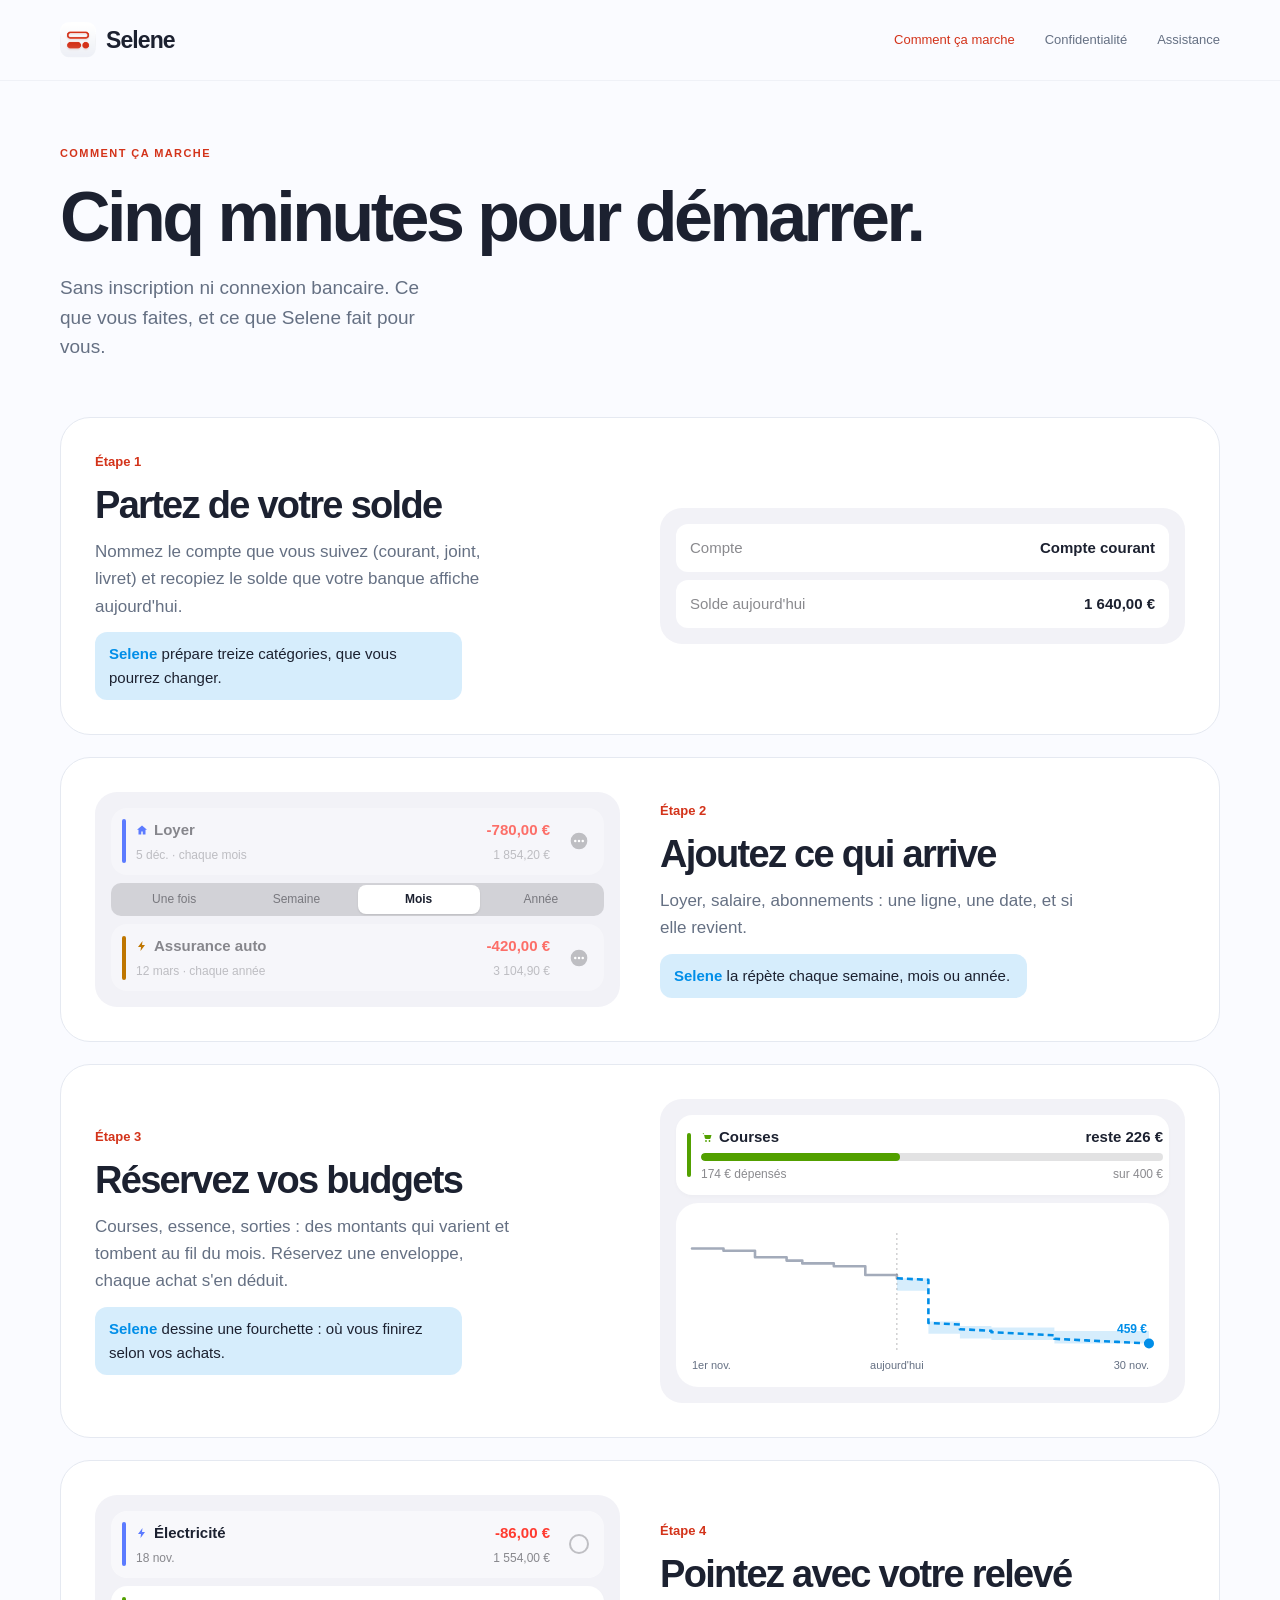
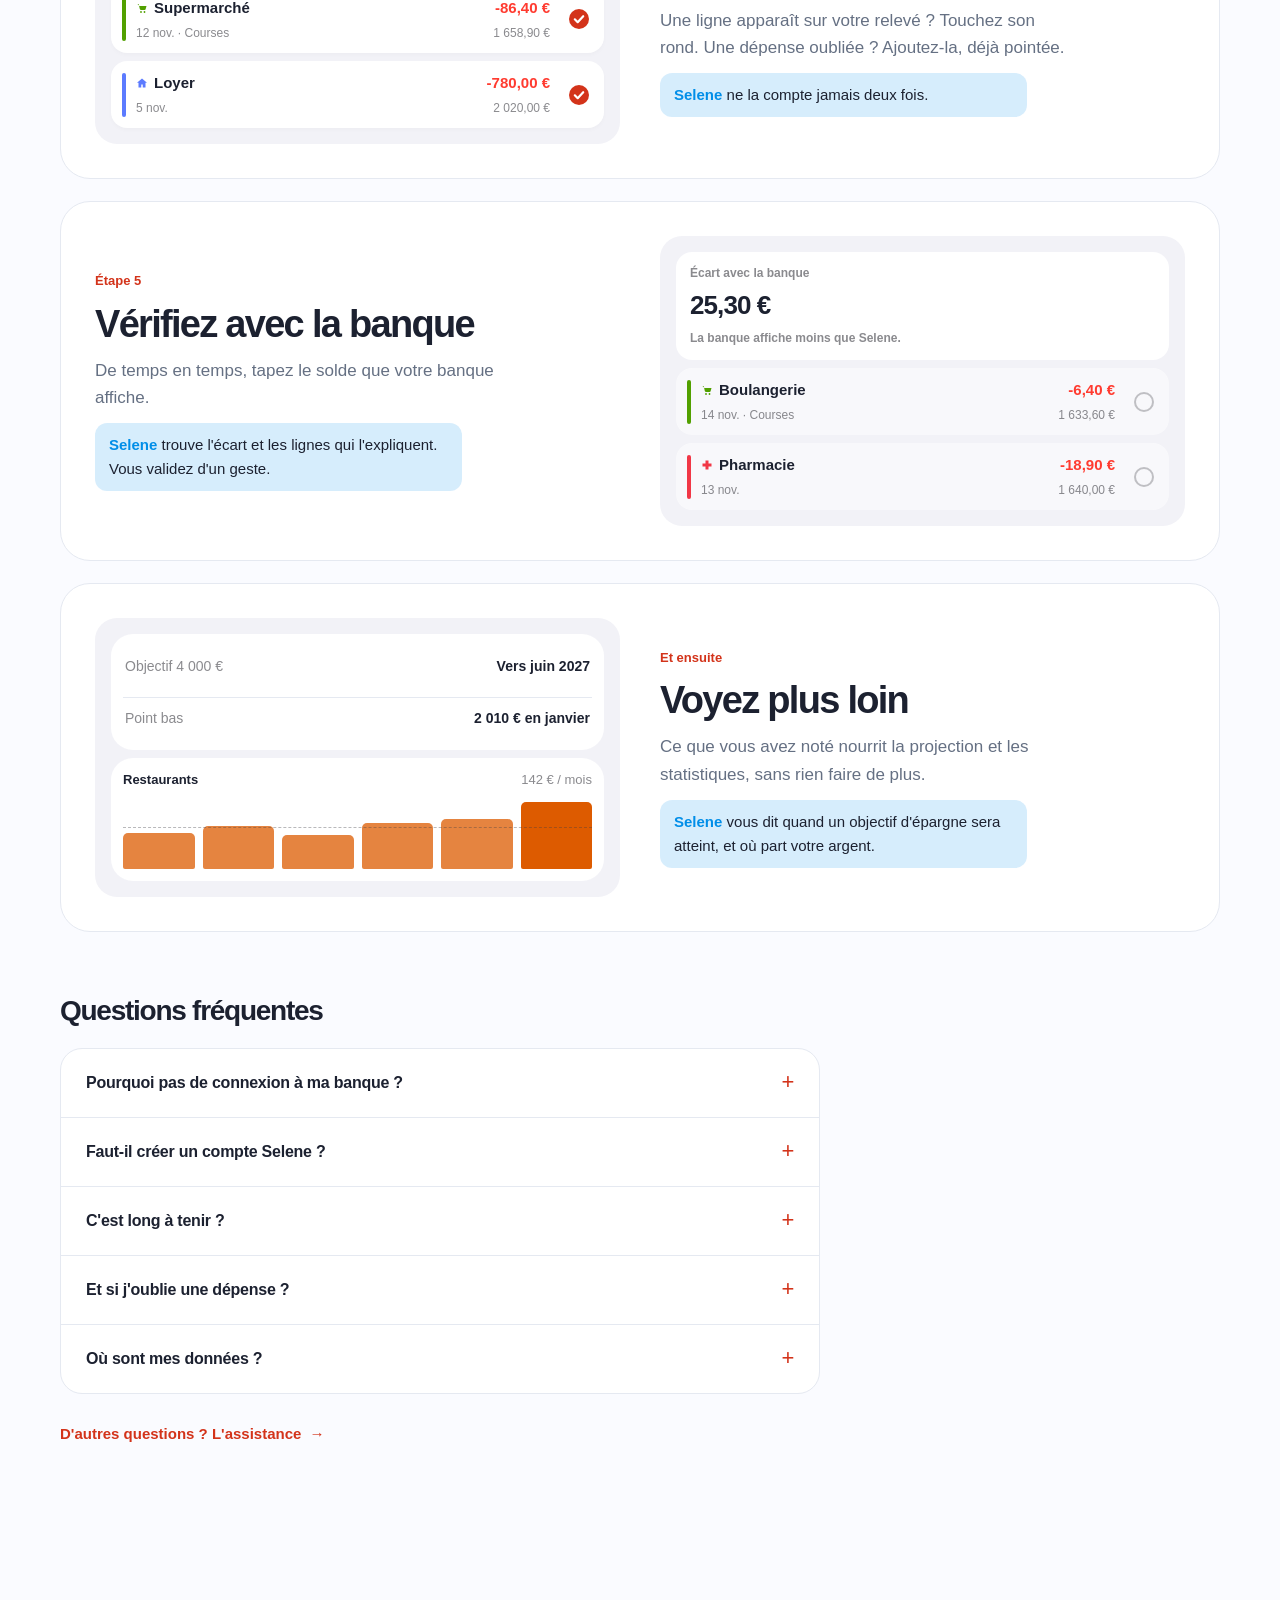
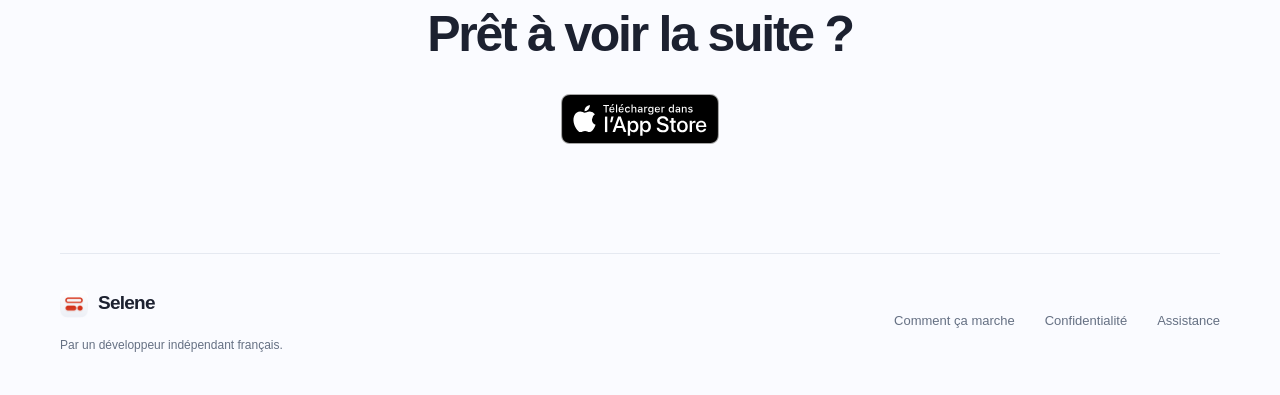
<file: guide.html>
<!doctype html>
<html lang="fr">
<head>
  <meta charset="utf-8">
  <meta name="viewport" content="width=device-width, initial-scale=1">
  <meta name="apple-itunes-app" content="app-id=6821384647">
  <meta name="theme-color" content="#fafbff">
  <title>Selene : comment ça marche</title>
  <meta name="description" content="Démarrer avec Selene en cinq minutes : votre solde, ce qui arrive, vos budgets, le pointage avec votre relevé et la comparaison avec votre banque.">
  <!-- Link preview in messaging apps (Open Graph) -->
  <meta property="og:type" content="website">
  <meta property="og:site_name" content="Selene">
  <meta property="og:locale" content="fr_FR">
  <meta property="og:url" content="https://chingham.github.io/selene/guide.html">
  <meta property="og:title" content="Selene : comment ça marche">
  <meta property="og:description" content="Cinq minutes pour démarrer. Ce que vous faites, et ce que Selene fait pour vous.">
  <meta property="og:image" content="https://chingham.github.io/selene/apercu.jpg">
  <meta property="og:image:width" content="1200">
  <meta property="og:image:height" content="630">
  <meta property="og:image:alt" content="Selene sur iPhone : la liste des comptes et les opérations du mois.">
  <meta name="twitter:card" content="summary_large_image">
  <link rel="icon" type="image/png" sizes="32x32" href="favicon.png">
  <link rel="icon" type="image/png" sizes="32x32" href="favicon-dark.png" media="(prefers-color-scheme: dark)">
  <link rel="apple-touch-icon" sizes="180x180" href="apple-touch-icon.png">
  <link rel="stylesheet" href="styles/site.css">
  <link rel="stylesheet" href="styles/app-pieces.css">
  <link rel="stylesheet" href="styles/guide.css">
  <script type="module" src="scripts/guide.js"></script>
</head>
<body>
  <a class="skip-link" href="#contenu">Aller au contenu</a>
  <header class="site-header">
    <div class="header-inner">
      <a class="brand" href="index.html" aria-label="Selene, accueil"><img src="icon.png" alt="" width="36" height="36">Selene</a>
      <nav aria-label="Navigation principale">
        <a href="guide.html" aria-current="page">Comment ça marche</a>
        <a class="optional" href="confidentialite.html">Confidentialité</a>
        <a href="assistance.html">Assistance</a>
      </nav>
    </div>
  </header>

  <main id="contenu">
    <section class="guide-hero section-shell" aria-labelledby="guide-title">
      <p class="eyebrow">Comment ça marche</p>
      <h1 id="guide-title">Cinq minutes pour démarrer.</h1>
      <p class="lede">Sans inscription ni connexion bancaire. Ce que vous faites, et ce que Selene fait pour vous.</p>
    </section>

    <ol class="guide-steps section-shell">
      <li class="guide-step">
        <div class="guide-copy">
          <span class="step">Étape 1</span>
          <h2>Partez de votre solde</h2>
          <p>Nommez le compte que vous suivez (courant, joint, livret) et recopiez le solde que votre banque affiche aujourd'hui.</p>
          <p class="selene-does"><b>Selene</b> prépare treize catégories, que vous pourrez changer.</p>
        </div>
        <div class="guide-visual">
          <div class="field"><span>Compte</span><b>Compte courant</b></div>
          <div class="field"><span>Solde aujourd'hui</span><b>1 640,00 €</b></div>
        </div>
      </li>
      <li class="guide-step">
        <div class="guide-copy">
          <span class="step">Étape 2</span>
          <h2>Ajoutez ce qui arrive</h2>
          <p>Loyer, salaire, abonnements : une ligne, une date, et si elle revient.</p>
          <p class="selene-does"><b>Selene</b> la répète chaque semaine, mois ou année.</p>
        </div>
        <div class="guide-visual">
          <div class="op virtual" style="--c:#5c7bff">
            <span class="cat"></span>
            <div class="op-main">
              <div class="op-line"><span class="op-title"><svg aria-hidden="true"><use href="glyphes.svg#house"/></svg>Loyer</span><span class="op-amt neg">-780,00 €</span></div>
              <div class="op-line sub"><span>5 déc. · chaque mois</span><span>1 854,20 €</span></div>
            </div>
            <svg class="ellipsis" aria-hidden="true"><use href="glyphes.svg#ellipsis"/></svg>
          </div>
          <div class="segmented" aria-hidden="true"><span>Une fois</span><span>Semaine</span><span class="on">Mois</span><span>Année</span></div>
          <div class="op virtual" style="--c:#bf7600">
            <span class="cat"></span>
            <div class="op-main">
              <div class="op-line"><span class="op-title"><svg aria-hidden="true"><use href="glyphes.svg#bolt"/></svg>Assurance auto</span><span class="op-amt neg">-420,00 €</span></div>
              <div class="op-line sub"><span>12 mars · chaque année</span><span>3 104,90 €</span></div>
            </div>
            <svg class="ellipsis" aria-hidden="true"><use href="glyphes.svg#ellipsis"/></svg>
          </div>
        </div>
      </li>
      <li class="guide-step">
        <div class="guide-copy">
          <span class="step">Étape 3</span>
          <h2>Réservez vos budgets</h2>
          <p>Courses, essence, sorties : des montants qui varient et tombent au fil du mois. Réservez une enveloppe, chaque achat s'en déduit.</p>
          <p class="selene-does"><b>Selene</b> dessine une fourchette : où vous finirez selon vos achats.</p>
        </div>
        <div class="guide-visual">
          <div class="op budget" style="--c:#52a000">
            <span class="cat"></span>
            <div class="op-main">
              <div class="op-line"><span class="op-title"><svg aria-hidden="true"><use href="glyphes.svg#cart"/></svg>Courses</span><span class="op-amt">reste 226 €</span></div>
              <div class="gauge" aria-hidden="true"><span></span></div>
              <div class="op-line sub"><span>174 € dépensés</span><span>sur 400 €</span></div>
            </div>
          </div>
          <div class="ios-card">
            <svg class="chart static" id="guide-chart" role="img" aria-label="Exemple de fourchette : le solde attendu descend en pente au milieu d'une zone, et rejoint un point exact le dernier jour du mois."></svg>
          </div>
        </div>
      </li>
      <li class="guide-step">
        <div class="guide-copy">
          <span class="step">Étape 4</span>
          <h2>Pointez avec votre relevé</h2>
          <p>Une ligne apparaît sur votre relevé ? Touchez son rond. Une dépense oubliée ? Ajoutez-la, déjà pointée.</p>
          <p class="selene-does"><b>Selene</b> ne la compte jamais deux fois.</p>
        </div>
        <div class="guide-visual">
          <div class="op planned" style="--c:#5c7bff">
            <span class="cat"></span>
            <div class="op-main">
              <div class="op-line"><span class="op-title"><svg aria-hidden="true"><use href="glyphes.svg#bolt"/></svg>Électricité</span><span class="op-amt neg">-86,00 €</span></div>
              <div class="op-line sub"><span>18 nov.</span><span>1 554,00 €</span></div>
            </div>
            <button class="mark" type="button" data-autoplay aria-pressed="false" aria-label="Pointer Électricité"><span class="ring"></span><span class="ripple"></span><span class="drop"></span><svg class="tick" viewBox="0 0 24 24"><path pathLength="1" d="M6.96 12.36 10.44 15.84 17.04 8.64"/></svg></button>
          </div>
          <div class="op" style="--c:#52a000">
            <span class="cat"></span>
            <div class="op-main">
              <div class="op-line"><span class="op-title"><svg aria-hidden="true"><use href="glyphes.svg#cart"/></svg>Supermarché</span><span class="op-amt neg">-86,40 €</span></div>
              <div class="op-line sub"><span>12 nov. · Courses</span><span>1 658,90 €</span></div>
            </div>
            <button class="mark is-on" type="button" aria-pressed="true" aria-label="Pointer Supermarché"><span class="ring"></span><span class="ripple"></span><span class="drop"></span><svg class="tick" viewBox="0 0 24 24"><path pathLength="1" d="M6.96 12.36 10.44 15.84 17.04 8.64"/></svg></button>
          </div>
          <div class="op" style="--c:#5c7bff">
            <span class="cat"></span>
            <div class="op-main">
              <div class="op-line"><span class="op-title"><svg aria-hidden="true"><use href="glyphes.svg#house"/></svg>Loyer</span><span class="op-amt neg">-780,00 €</span></div>
              <div class="op-line sub"><span>5 nov.</span><span>2 020,00 €</span></div>
            </div>
            <button class="mark is-on" type="button" aria-pressed="true" aria-label="Pointer Loyer"><span class="ring"></span><span class="ripple"></span><span class="drop"></span><svg class="tick" viewBox="0 0 24 24"><path pathLength="1" d="M6.96 12.36 10.44 15.84 17.04 8.64"/></svg></button>
          </div>
        </div>
      </li>
      <li class="guide-step">
        <div class="guide-copy">
          <span class="step">Étape 5</span>
          <h2>Vérifiez avec la banque</h2>
          <p>De temps en temps, tapez le solde que votre banque affiche.</p>
          <p class="selene-does"><b>Selene</b> trouve l'écart et les lignes qui l'expliquent. Vous validez d'un geste.</p>
        </div>
        <div class="guide-visual">
          <div class="figure-card"><span class="label">Écart avec la banque</span><span class="value">25,30 €</span><span class="label">La banque affiche moins que Selene.</span></div>
          <div class="op planned" style="--c:#52a000">
            <span class="cat"></span>
            <div class="op-main">
              <div class="op-line"><span class="op-title"><svg aria-hidden="true"><use href="glyphes.svg#cart"/></svg>Boulangerie</span><span class="op-amt neg">-6,40 €</span></div>
              <div class="op-line sub"><span>14 nov. · Courses</span><span>1 633,60 €</span></div>
            </div>
            <button class="mark" type="button" aria-pressed="false" aria-label="Pointer Boulangerie"><span class="ring"></span><span class="ripple"></span><span class="drop"></span><svg class="tick" viewBox="0 0 24 24"><path pathLength="1" d="M6.96 12.36 10.44 15.84 17.04 8.64"/></svg></button>
          </div>
          <div class="op planned" style="--c:#f13746">
            <span class="cat"></span>
            <div class="op-main">
              <div class="op-line"><span class="op-title"><svg aria-hidden="true"><use href="glyphes.svg#cross"/></svg>Pharmacie</span><span class="op-amt neg">-18,90 €</span></div>
              <div class="op-line sub"><span>13 nov.</span><span>1 640,00 €</span></div>
            </div>
            <button class="mark" type="button" aria-pressed="false" aria-label="Pointer Pharmacie"><span class="ring"></span><span class="ripple"></span><span class="drop"></span><svg class="tick" viewBox="0 0 24 24"><path pathLength="1" d="M6.96 12.36 10.44 15.84 17.04 8.64"/></svg></button>
          </div>
        </div>
      </li>
      <li class="guide-step">
        <div class="guide-copy">
          <span class="step">Et ensuite</span>
          <h2>Voyez plus loin</h2>
          <p>Ce que vous avez noté nourrit la projection et les statistiques, sans rien faire de plus.</p>
          <p class="selene-does"><b>Selene</b> vous dit quand un objectif d'épargne sera atteint, et où part votre argent.</p>
        </div>
        <div class="guide-visual">
          <div class="ios-card facts">
            <div><span>Objectif 4 000 €</span><b>Vers juin 2027</b></div>
            <div><span>Point bas</span><b>2 010 € en janvier</b></div>
          </div>
          <div class="ios-card trend">
            <div class="trend-head"><b>Restaurants</b><span>142 € / mois</span></div>
            <div class="trend-bars" aria-hidden="true"><i style="height:52%"></i><i style="height:61%"></i><i style="height:48%"></i><i style="height:66%"></i><i style="height:72%"></i><i style="height:96%"></i></div>
          </div>
        </div>
      </li>
    </ol>

    <section class="section guide-questions section-shell" aria-labelledby="faq-title">
      <h2 id="faq-title" class="faq-heading">Questions fréquentes</h2>
      <div class="faq-list">
        <details><summary>Pourquoi pas de connexion à ma banque ?</summary><p>C'est voulu. Vous notez ce qui arrive avant que ça passe : c'est ce qui permet de voir la suite. Et vos identifiants bancaires restent à vous.</p></details>
        <details><summary>Faut-il créer un compte Selene ?</summary><p>Non. Le seul "compte" que vous créez, c'est celui que vous suivez dans l'app, comme votre compte courant. Aucune inscription, aucun mot de passe.</p></details>
        <details><summary>C'est long à tenir ?</summary><p>Les lignes qui reviennent se répètent seules. Il reste à pointer ce qui passe, quelques minutes par semaine.</p></details>
        <details><summary>Et si j'oublie une dépense ?</summary><p>Comparez avec le solde de votre banque : Selene montre l'écart et les lignes qui l'expliquent probablement.</p></details>
        <details><summary>Où sont mes données ?</summary><p>Sur vos appareils et, si vous l'utilisez, dans votre iCloud personnel. Aucune publicité, aucun traceur.</p></details>
      </div>
      <a class="more" href="assistance.html">D'autres questions ? L'assistance <span aria-hidden="true">→</span></a>
    </section>

    <section class="closing section-shell" aria-labelledby="guide-closing-title">
      <h2 id="guide-closing-title">Prêt à voir la suite ?</h2>
      <a class="app-store-badge" href="https://apps.apple.com/fr/app/selene-comptes-budget/id6821384647"><img src="badge-app-store.svg" alt="Télécharger dans l'App Store" width="158" height="50" loading="lazy"></a>
    </section>
  </main>

  <footer class="site-footer section-shell">
    <div><a class="brand footer-brand" href="index.html"><img src="icon.png" alt="" width="28" height="28">Selene</a><p>Par un développeur indépendant français.</p></div>
    <nav aria-label="Liens utiles"><a href="guide.html">Comment ça marche</a><a href="confidentialite.html">Confidentialité</a><a href="assistance.html">Assistance</a></nav>
  </footer>
</body>
</html>
</file>
<file: styles/site.css>
/* Shared identity: coral icon, cool whites, blue and green account accents. */
:root {
  color-scheme: light;
  --background: #fafbff;
  --surface: #fff;
  --sunken: #f1f4fa;
  --text: #1c2130;
  --muted: #657083;
  --accent: #d3331a;
  --coral: #ff5f3d;
  --blue: #008ee8;
  --blue-soft: #008ee829;
  --green: #00a364;
  --grey-line: #a3abba;
  --border: #e5e9f1;
  --shadow: 0 18px 50px #1c213017;
  --shell: 1160px;
  /* iOS system colors, for the pieces drawn like the app */
  --ios-bg: #f2f2f7;
  --ios-card: #fff;
  --ios-red: #ff3b30;
  --ios-green: #34c759;
  --ios-secondary: #3c3c4399;
  --ios-tertiary: #3c3c434d;
  font-family: -apple-system, BlinkMacSystemFont, "Segoe UI", sans-serif;
  scroll-behavior: smooth;
  scroll-padding-top: 100px;
}
* { box-sizing: border-box; }
body { margin: 0; background: var(--background); color: var(--text); font-size: 17px; line-height: 1.6; -webkit-text-size-adjust: 100%; }
img { max-width: 100%; display: block; }
a { color: var(--accent); text-underline-offset: 4px; }
a:hover { text-decoration-thickness: 2px; }
a:focus-visible, button:focus-visible, summary:focus-visible { outline: 3px solid var(--blue); outline-offset: 6px; border-radius: 6px; }
button { font: inherit; color: inherit; }
h1, h2, h3, p, figure, ol, ul { margin: 0; }
h1, h2, h3 { line-height: 1.08; letter-spacing: -.045em; text-wrap: balance; }
h1, h2 { font-weight: 750; }
p + p { margin-top: 1rem; }

/* Building blocks */
.section-shell { width: min(var(--shell), calc(100% - 80px)); margin-inline: auto; }
.skip-link { position: fixed; top: 10px; left: 10px; z-index: 10; padding: 10px 18px; background: var(--surface); transform: translateY(-180%); }
.skip-link:focus { transform: translateY(0); }
.eyebrow { font-size: 11px; line-height: 1.5; letter-spacing: .13em; text-transform: uppercase; font-weight: 650; color: var(--muted); }
.lede { color: var(--muted); font-size: 19px; line-height: 1.55; max-width: 36ch; }
.tag { display: inline-flex; align-items: center; padding: 3px 9px; border-radius: 99px; font-size: 11px; font-weight: 700; letter-spacing: .04em; color: var(--accent); background: #d3331a1f; }
.button { display: inline-flex; gap: 22px; align-items: center; justify-content: center; min-height: 50px; padding: 12px 24px; border-radius: 100px; font-size: 15px; font-weight: 650; text-decoration: none; transition: transform .2s, background-color .2s, box-shadow .2s; }
.button-primary { color: white; background: var(--accent); box-shadow: 0 6px 18px #d3331a1c; }
.button-primary:hover { background: #b32a14; transform: translateY(-2px); box-shadow: 0 9px 24px #d3331a26; }
.button-primary span { font-size: 21px; line-height: 1; }
/* Apple's badge as provided: never recolored, a quarter of its height clear around it. */
.app-store-badge { display: inline-block; justify-self: start; padding: 13px 0; line-height: 0; transition: transform .2s; }
.app-store-badge img { display: block; width: auto; height: 50px; }
.app-store-badge:hover { transform: translateY(-2px); }

/* Navigation and footer shared by all pages. */
.site-header { position: sticky; top: 0; z-index: 5; background: #fafbffdf; border-bottom: 1px solid #e5e9f18a; -webkit-backdrop-filter: blur(20px); backdrop-filter: blur(20px); }
.header-inner { width: min(var(--shell), calc(100% - 80px)); height: 80px; margin-inline: auto; display: flex; align-items: center; justify-content: space-between; gap: 24px; }
.brand { display: inline-flex; align-items: center; gap: 10px; font-size: 23px; font-weight: 700; letter-spacing: -.04em; color: var(--text); text-decoration: none; }
.site-header nav, .site-footer nav { display: flex; gap: 30px; align-items: center; }
.site-header nav a { color: var(--muted); font-size: 13px; text-decoration: none; padding-block: 12px; min-height: 44px; display: inline-flex; align-items: center; }
.site-header nav a:hover, .site-header nav a[aria-current="page"] { color: var(--accent); }
.site-footer { display: flex; justify-content: space-between; align-items: center; gap: 30px; border-top: 1px solid var(--border); padding-block: 34px 40px; }
.footer-brand { font-size: 19px; }
.site-footer p { font-size: 12px; color: var(--muted); margin-top: 10px; }
.site-footer nav a { font-size: 13px; text-decoration: none; color: var(--muted); }
.site-footer nav a:hover { color: var(--accent); }

/* Section rhythm of the home page and the guide. */
.section { padding-block: 88px; }
.section.tight { padding-top: 0; }
.section-head { display: grid; gap: 14px; margin-bottom: 40px; max-width: 680px; }
.section-head h2 { font-size: clamp(34px, 4.4vw, 52px); }
.more { display: inline-flex; gap: 8px; margin-top: 28px; font-weight: 650; font-size: 15px; text-decoration: none; }
.more:hover { text-decoration: underline; }
.footnote { font-size: 13px; color: var(--muted); margin-top: 18px; }
.closing { display: grid; justify-items: center; gap: 20px; text-align: center; padding-block: 72px 96px; }
.closing h2 { font-size: clamp(32px, 4.4vw, 50px); max-width: 16ch; }
.closing p { color: var(--muted); font-size: 14px; }
.closing .app-store-badge { justify-self: center; }

/* Questions, on the guide and the assistance. */
.faq-heading { font-size: 28px; margin-bottom: 22px; }
.faq-list { border: 1px solid var(--border); background: #fff; border-radius: 22px; overflow: hidden; }
.faq-list details + details { border-top: 1px solid var(--border); }
.faq-list summary { list-style: none; cursor: pointer; padding: 22px 56px 22px 25px; position: relative; font-size: 16px; font-weight: 600; line-height: 1.5; letter-spacing: -.015em; }
.faq-list summary:focus-visible { outline-offset: -5px; border-radius: 10px; }
.faq-list summary::-webkit-details-marker { display: none; }
.faq-list summary::after { content: "+"; position: absolute; right: 25px; top: 20px; font-size: 22px; line-height: 1.2; font-weight: 400; color: var(--accent); }
.faq-list details[open] summary::after { content: "−"; }
.faq-list details[open] summary { color: var(--accent); padding-bottom: 12px; }
.faq-list details p { padding: 0 25px 24px; color: #536075; font-size: 15px; line-height: 1.8; }

@media (max-width: 640px) {
  .section-shell, .header-inner { width: calc(100% - 40px); }
  .header-inner { height: 70px; gap: 12px; }
  .brand { font-size: 21px; gap: 8px; }
  .brand img { width: 32px; height: 32px; }
  .site-header nav { gap: 17px; }
  .site-header nav a { font-size: 11px; }
  .site-footer { align-items: flex-start; flex-direction: column; padding-block: 28px; gap: 24px; }
  .site-footer nav { flex-wrap: wrap; gap: 12px 26px; }
  .section { padding-block: 64px; }
  .section-head { margin-bottom: 28px; }
  .lede { font-size: 17px; }
  .closing { padding-block: 56px 72px; }
  .faq-list summary { padding-left: 21px; font-size: 15px; }
  .faq-list details p { padding-left: 21px; padding-right: 21px; font-size: 14px; }
}
/* The footer keeps every link. */
@media (max-width: 520px) { .site-header nav .optional { display: none; } }
@media (max-width: 360px) {
  .section-shell, .header-inner { width: calc(100% - 32px); }
  .site-header nav { gap: 11px; }
  .site-header nav a { font-size: 10px; }
}

/* Entry motion is brief and never gates reading or navigation. */
@keyframes arrive { from { opacity: 0; transform: translateY(12px); } to { opacity: 1; transform: translateY(0); } }
@media (prefers-reduced-motion: reduce) {
  :root { scroll-behavior: auto; }
  *, *::before, *::after { animation: none !important; transition: none !important; }
}
@media (prefers-reduced-transparency: reduce) {
  .site-header { background: var(--background); backdrop-filter: none; -webkit-backdrop-filter: none; }
}
@media print {
  .site-header { position: static; }
  .skip-link, .site-footer nav { display: none; }
  .section-shell, .header-inner { width: 100%; }
  body { background: white; }
}
</file>
<file: styles/app-pieces.css>
/* Pieces drawn like the app, on the home page and the guide: rows, pointing mark, cards, charts. */

/* Operation rows (OperationRowView): planned at half opacity, virtual occurrences fainter */
.ios-list { background: var(--ios-bg); border-radius: 18px; padding: 10px; display: grid; gap: 8px; }
.op { display: grid; grid-template-columns: 4px minmax(0, 1fr) auto; gap: 10px; align-items: center; padding: 10px 6px 10px 11px; border-radius: 16px; background: var(--ios-card); box-shadow: 0 2px 4px #00000006; transition: background .2s; }
.op.planned { background: #ffffff80; box-shadow: none; }
.op.virtual { background: #ffffff4d; box-shadow: none; }
.op .cat { width: 4px; height: 44px; border-radius: 2px; background: var(--c); }
.op-main { display: grid; gap: 4px; min-width: 0; }
.op-line { display: flex; justify-content: space-between; align-items: baseline; gap: 8px; }
.op-title { display: inline-flex; align-items: baseline; gap: 6px; font-size: 15px; font-weight: 650; min-width: 0; white-space: nowrap; overflow: hidden; text-overflow: ellipsis; }
.op-title svg { width: 12px; height: 12px; flex: none; fill: var(--c); align-self: center; }
.op-amt { font-size: 15px; font-weight: 650; font-variant-numeric: tabular-nums; white-space: nowrap; }
.op-amt.neg { color: var(--ios-red); }
.op-amt.pos { color: var(--ios-green); }
.op-line.sub { font-size: 12px; color: var(--ios-secondary); font-variant-numeric: tabular-nums; }
.op.virtual .op-title { color: var(--ios-secondary); }
.op.virtual .op-line.sub { color: var(--ios-tertiary); }
.op.virtual .op-amt { opacity: .72; }
.op .ellipsis { width: 20px; height: 20px; margin: 0 9px; fill: var(--ios-tertiary); }
.op.budget { grid-template-columns: 4px minmax(0, 1fr); }
.gauge { height: 8px; border-radius: 99px; background: #3c3c4326; overflow: hidden; }
.gauge span { display: block; height: 100%; width: 43%; background: #52a000; border-radius: inherit; }

/* Pointing mark (PointingMark.swift): the icon's point drops in, then the checkmark draws */
.mark { position: relative; width: 20px; height: 20px; margin: 0 9px; padding: 0; border: 0; background: none; cursor: pointer; flex: none; }
.mark::after { content: ""; position: absolute; inset: -12px -9px; }
.mark .ring, .mark .drop, .mark .ripple { position: absolute; inset: 0; border-radius: 50%; }
.mark .ring { border: 2px solid var(--ios-tertiary); }
.mark .drop { background: var(--accent); transform: scale(0); opacity: 0; }
.mark .ripple { border: 1.3px solid var(--accent); opacity: 0; }
.mark .tick { position: absolute; inset: 0; width: 100%; height: 100%; fill: none; stroke: #fff; stroke-width: 2.64; stroke-linecap: round; stroke-linejoin: round; stroke-dasharray: 1; stroke-dashoffset: 1; }
.mark.is-on .ring { opacity: 0; }
.mark.is-on .drop { transform: none; opacity: 1; }
.mark.is-on .tick { stroke-dashoffset: 0; }
.mark.anim-in .ring { animation: ring-out .08s linear .13s both; }
.mark.anim-in .drop { animation: drop-land .49s both; }
.mark.anim-in .ripple { animation: ripple .5s cubic-bezier(.15, .6, .35, 1) .16s both; }
.mark.anim-in .tick { animation: tick-in .14s cubic-bezier(.2, .8, .2, 1) .17s both; }
.mark.anim-out .ring { animation: ring-in .12s linear .04s both; }
.mark.anim-out .drop { animation: vanish .12s ease-in both; }
.mark.anim-out .tick { animation: tick-out .08s ease-in both; }
@keyframes ring-out { from { opacity: 1; } to { opacity: 0; } }
@keyframes ring-in { from { opacity: 0; } to { opacity: 1; } }
@keyframes drop-land {
  0% { transform: translateY(-14px) scale(.31); opacity: 0; animation-timing-function: cubic-bezier(.5, 0, .8, .45); }
  9% { opacity: 1; }
  26.5% { transform: translateY(0) scale(.31); opacity: 1; animation-timing-function: ease-out; }
  50% { transform: scale(1.25); }
  68% { transform: scale(.93); }
  84% { transform: scale(1.02); }
  100% { transform: scale(1); opacity: 1; }
}
@keyframes ripple { 0% { transform: scale(1); opacity: 0; } 4% { opacity: .45; } 100% { transform: scale(1.8); opacity: 0; } }
@keyframes tick-in { from { stroke-dashoffset: 1; } to { stroke-dashoffset: 0; } }
@keyframes tick-out { from { stroke-dashoffset: 0; } to { stroke-dashoffset: 1; } }
@keyframes vanish { from { transform: scale(1); opacity: 1; } to { transform: scale(0); opacity: 1; } }

/* Cards and form rows */
.ios-card { background: var(--ios-card); border-radius: 22px; padding: 12px; display: grid; gap: 10px; }
.figure-card { background: var(--ios-card); border-radius: 16px; padding: 12px 14px; display: grid; gap: 2px; }
.figure-card .label { font-size: 12px; color: var(--ios-secondary); font-weight: 600; }
.figure-card .value { font-size: 26px; font-weight: 750; letter-spacing: -.035em; font-variant-numeric: tabular-nums; }
.figure-card .value.low { color: var(--coral); }
.field { background: var(--ios-card); border-radius: 12px; padding: 12px 14px; display: flex; justify-content: space-between; gap: 12px; font-size: 15px; }
.field span { color: var(--ios-secondary); }
.field b { font-weight: 600; font-variant-numeric: tabular-nums; }
.segmented { display: grid; grid-template-columns: repeat(4, minmax(0, 1fr)); background: #3c3c432e; border-radius: 10px; padding: 2px; font-size: 12px; text-align: center; }
.segmented span { padding: 5px 2px; border-radius: 8px; color: var(--ios-secondary); }
.segmented span.on { background: var(--ios-card); color: var(--text); font-weight: 650; box-shadow: 0 1px 2px #0000001a; }

/* Projection facts and a category's months (Statistics) */
.facts { display: grid; }
.facts div { display: flex; justify-content: space-between; gap: 12px; padding: 9px 2px; font-size: 14px; border-top: 1px solid var(--border); }
.facts div:first-child { border-top: 0; }
.facts span { color: var(--ios-secondary); }
.facts b { font-weight: 650; font-variant-numeric: tabular-nums; text-align: right; }
.trend { display: grid; gap: 8px; }
.trend-head { display: flex; justify-content: space-between; gap: 8px; font-size: 13px; }
.trend-head span { color: var(--ios-secondary); }
.trend-bars { display: grid; grid-template-columns: repeat(6, minmax(0, 1fr)); gap: 8px; align-items: end; height: 70px; position: relative; }
.trend-bars i { display: block; border-radius: 5px 5px 2px 2px; background: #dd5b00bf; }
.trend-bars i:last-child { background: #dd5b00; }
.trend-bars::after { content: ""; position: absolute; left: 0; right: 0; bottom: 58%; border-top: 1.5px dashed var(--ios-secondary); opacity: .6; }
.trend-months { display: grid; grid-template-columns: repeat(6, minmax(0, 1fr)); gap: 8px; font-size: 10.5px; color: var(--ios-secondary); text-align: center; }

/* Balance chart (balance-chart.js): past in grey, the computed rest dashed in blue, the budget band */
.chart { width: 100%; height: 240px; display: block; touch-action: pan-y; cursor: crosshair; user-select: none; -webkit-user-select: none; }
.chart text { font-size: 11px; fill: var(--muted); }
.chart .end-label { font-size: 12px; font-weight: 700; fill: var(--blue); }
.chart.static { height: 160px; cursor: default; }
@media (max-width: 860px) { .chart { height: 200px; } }
</file>
<file: styles/home.css>
/* Hero: the promise beside the real app, its screenshots tilted. */
main { overflow-x: clip; }
.hero { display: grid; grid-template-columns: minmax(0, .95fr) minmax(0, 1.05fr); gap: 32px; align-items: center; padding-block: 48px 24px; }
.hero-copy { display: grid; gap: 22px; min-width: 0; animation: arrive .65s ease-out both; }
.hero-copy .eyebrow { display: flex; gap: 8px; align-items: center; font-size: 14px; letter-spacing: .02em; text-transform: none; color: var(--accent); }
.hero-copy .eyebrow svg { width: 14px; height: 18px; }
.hero h1 { font-size: clamp(48px, 6.4vw, 84px); letter-spacing: -.055em; line-height: .98; }
.hero h1 span { color: #e8461f; }
.hero-note { font-size: 13px; color: var(--muted); }
.hero-art { position: relative; min-width: 0; height: 700px; isolation: isolate; }
.art-glow { position: absolute; z-index: -1; pointer-events: none; border-radius: 50%; filter: blur(18px); }
.glow-blue { width: 440px; height: 440px; left: -8%; top: 21%; background: radial-gradient(circle, #d0eaff 0%, #e1edff60 46%, transparent 70%); }
.glow-coral { width: 370px; height: 490px; right: -8%; top: 3%; background: radial-gradient(ellipse, #ffe3d6 0%, #ffece352 50%, transparent 72%); }
.device { position: absolute; width: 258px; }
.device-accounts { left: 2%; top: 78px; transform: rotate(-6deg); z-index: 2; animation: phone-arrive .85s .12s ease-out both; --angle: -6deg; }
.device-operations { right: 1%; top: 8px; transform: rotate(6deg); z-index: 1; animation: phone-arrive .85s .2s ease-out both; --angle: 6deg; }
.device img { width: 100%; height: auto; filter: drop-shadow(0 16px 24px #333c5040); }
.device figcaption { text-align: center; font-size: 12px; font-weight: 500; color: var(--muted); margin-top: 22px; }
/* Transform only: the screenshots stay visible even if the animation never runs. */
@keyframes phone-arrive { from { transform: translateY(18px) rotate(var(--angle)); } to { transform: translateY(0) rotate(var(--angle)); } }
@media (max-width: 1100px) {
  .hero-art { height: 650px; }
  .device { width: 230px; }
  .device-accounts { left: 0; top: 80px; }
  .device-operations { right: 0; top: 0; }
}
@media (max-width: 880px) {
  .hero { grid-template-columns: minmax(0, 1fr); padding-top: 32px; }
  .hero-art { width: 550px; max-width: 100%; height: 640px; margin-inline: auto; }
  .device { width: 255px; }
  .device-accounts { left: 3%; top: 65px; }
  .device-operations { right: 3%; top: 0; }
}
@media (max-width: 640px) {
  .hero-art { width: 365px; height: 480px; }
  .device { width: min(180px, 45vw); }
  .device-accounts { left: 2%; top: 51px; }
  .device-operations { right: 2%; top: 0; }
  .device figcaption { font-size: 10px; margin-top: 14px; }
  .device-operations figcaption { padding-left: 46px; }
  .art-glow { width: 280px; height: 350px; }
}
@media (max-width: 360px) {
  .hero-art { height: 440px; }
  .device { width: 160px; }
}

/* Interactive example: fixed heights so nothing moves while it is played with. */
.try { padding-top: 48px; }
.demo { display: grid; grid-template-columns: minmax(0, .8fr) minmax(0, 1.2fr); grid-template-rows: auto 1fr; grid-template-areas: "head graph" "lines graph"; gap: 10px 28px; background: var(--surface); border: 1px solid var(--border); border-radius: 30px; box-shadow: var(--shadow); padding: 28px; }
.demo-head { grid-area: head; display: grid; gap: 4px; min-width: 0; }
.demo-lines { grid-area: lines; display: grid; gap: 10px; align-content: start; min-width: 0; }
.demo-graph { grid-area: graph; display: grid; gap: 10px; min-width: 0; align-content: start; }
.demo-when { font-size: 14px; color: var(--muted); font-weight: 600; white-space: nowrap; overflow: hidden; text-overflow: ellipsis; }
.demo-amount { font-size: clamp(40px, 5vw, 56px); font-weight: 750; letter-spacing: -.045em; line-height: 1.05; font-variant-numeric: tabular-nums; transition: color .3s; }
.demo-amount.negative { color: var(--ios-red); }
.chips-label { font-size: 13px; color: var(--muted); font-weight: 600; margin-top: 14px; }
.chips { display: flex; flex-wrap: wrap; gap: 8px; }
.chip { display: inline-flex; align-items: center; gap: 6px; padding: 8px 13px; border-radius: 99px; border: 1.5px solid var(--border); background: var(--surface); font-size: 14px; font-weight: 600; cursor: pointer; transition: background .2s, border-color .2s, transform .15s; white-space: nowrap; }
.chip:hover { border-color: var(--blue); }
.chip:active { transform: scale(.96); }
.chip .sign { width: 12px; text-align: center; color: var(--blue); font-weight: 800; }
.chip .amt { color: var(--muted); font-weight: 500; font-variant-numeric: tabular-nums; }
.chip[aria-pressed="true"] { background: var(--blue-soft); border-color: transparent; }
.chip[aria-pressed="true"] .amt { color: var(--text); }
.legend { display: flex; flex-wrap: wrap; gap: 4px 14px; font-size: 12px; color: var(--muted); }
.legend span { display: inline-flex; gap: 6px; align-items: center; }
.legend i { display: inline-block; width: 16px; height: 0; border-top: 3px solid var(--grey-line); border-radius: 2px; }
.legend i.computed { border-top-style: dashed; border-top-color: var(--blue); }
.legend i.band { height: 10px; border: 0; background: var(--blue-soft); border-radius: 3px; }
.readout { height: calc(3 * 1.45em + 20px); overflow: hidden; padding: 10px 14px; border-radius: 14px; background: var(--sunken); font-size: 14px; line-height: 1.45; color: var(--muted); }
.readout b { color: var(--text); font-weight: 650; }
@media (max-width: 860px) {
  .demo { grid-template-columns: minmax(0, 1fr); grid-template-rows: none; grid-template-areas: "head" "graph" "lines"; padding: 20px; gap: 16px; }
  .chips-label { margin-top: 0; }
  .chip { padding: 7px 11px; font-size: 13px; }
}

/* Three gestures */
.gestures { display: grid; grid-template-columns: repeat(3, minmax(0, 1fr)); gap: 18px; padding: 0; list-style: none; }
.gesture { background: var(--surface); border: 1px solid var(--border); border-radius: 24px; padding: 18px 18px 22px; display: grid; gap: 12px; align-content: start; }
.gesture .step { font-size: 13px; font-weight: 750; color: var(--accent); font-variant-numeric: tabular-nums; margin-top: 4px; }
.gesture h3 { font-size: 20px; letter-spacing: -.025em; }
.gesture p { color: var(--muted); font-size: 15px; }
.gesture .ios-list { min-height: 150px; align-content: center; }
@media (max-width: 860px) { .gestures { grid-template-columns: minmax(0, 1fr); } }

/* The bank, a spreadsheet, Selene */
.compare { display: grid; grid-template-columns: repeat(3, minmax(0, 1fr)); gap: 18px; }
.compare article { border-radius: 24px; padding: 22px; display: grid; gap: 12px; align-content: start; border: 1px solid var(--border); background: var(--surface); }
.compare article.selene { border-color: transparent; background: var(--blue-soft); }
.compare svg { width: 100%; height: 92px; display: block; }
.compare h3 { font-size: 20px; letter-spacing: -.025em; }
.compare p { font-size: 15px; color: var(--muted); }
.compare .selene p { color: var(--text); }
@media (max-width: 820px) { .compare { grid-template-columns: minmax(0, 1fr); } }

/* Projection and statistics */
.deep { display: grid; grid-template-columns: repeat(2, minmax(0, 1fr)); gap: 18px; }
.deep article { background: var(--surface); border: 1px solid var(--border); border-radius: 28px; padding: 26px; display: grid; gap: 14px; align-content: start; min-width: 0; }
.deep h3 { font-size: clamp(24px, 2.6vw, 30px); }
.deep article > p { color: var(--muted); font-size: 16px; max-width: 46ch; }
.deep .ios-card { border: 1px solid var(--border); }
.projection svg { width: 100%; height: auto; display: block; }
.projection text { font-size: 11px; fill: var(--ios-secondary); }
.stats { display: grid; grid-template-columns: 132px minmax(0, 1fr); gap: 18px; align-items: center; }
.stats svg { width: 132px; height: 132px; }
.shares { display: grid; gap: 7px; padding: 0; list-style: none; font-size: 13px; }
.shares li { display: grid; grid-template-columns: 10px minmax(0, 1fr) auto; gap: 8px; align-items: center; }
.shares i { width: 10px; height: 10px; border-radius: 50%; background: var(--c); }
.shares b { font-weight: 600; font-variant-numeric: tabular-nums; }
@media (max-width: 860px) { .deep { grid-template-columns: minmax(0, 1fr); } }
@media (max-width: 420px) {
  .stats { grid-template-columns: minmax(0, 1fr); justify-items: center; }
  .shares { width: 100%; }
}

/* Feature tiles, each with an excerpt of the app */
.tiles { display: grid; grid-template-columns: repeat(3, minmax(0, 1fr)); gap: 18px; }
.tile { background: var(--surface); border: 1px solid var(--border); border-radius: 24px; padding: 22px; display: grid; gap: 10px; align-content: start; }
.tile .shot { aspect-ratio: 4 / 3; border-radius: 16px; overflow: hidden; background: var(--ios-bg); border: 1px solid var(--border); }
.tile .shot img { width: 100%; height: 100%; object-fit: cover; }
.tile .shot-icon { display: grid; place-items: center; }
.tile .shot-icon svg { width: 46%; height: auto; }
.tile h3 { display: flex; gap: 8px; align-items: center; flex-wrap: wrap; font-size: 18px; letter-spacing: -.025em; }
.tile p { font-size: 15px; color: var(--muted); }
@media (max-width: 960px) { .tiles { grid-template-columns: repeat(2, minmax(0, 1fr)); } }
@media (max-width: 620px) { .tiles { grid-template-columns: minmax(0, 1fr); } }

/* Closing: the icon draws itself (SignatureGlyph.swift), started by home.js once in view */
.signature { width: 112px; height: 112px; border-radius: 25px; background: linear-gradient(160deg, #ff7a52, #f04a26); box-shadow: 0 16px 40px #f04a2647; }
.signature svg { width: 100%; height: 100%; display: block; overflow: visible; }
.sig g { filter: drop-shadow(0 8px 12px #78140040); }
.sig .outline { stroke-dasharray: 1; stroke-dashoffset: 0; }
.sig .bar, .sig .point, .sig .ripple { transform-box: fill-box; }
.sig .bar { transform-origin: left center; }
.sig .point, .sig .ripple { transform-origin: center; }
.sig .ripple { opacity: 0; }
.sig.armed .outline { stroke-dashoffset: 1; }
.sig.armed .bar { transform: scaleX(0); }
.sig.armed .point { opacity: 0; }
.sig.play .outline { animation: trace .45s cubic-bezier(.4, 0, .2, 1) both; }
.sig.play .bar { animation: fill-bar .42s cubic-bezier(.2, .8, .2, 1) .3s both; }
.sig.play .point { animation: sig-drop .82s .7s both; }
.sig.play .ripple { animation: sig-ripple 1.1s cubic-bezier(.15, .6, .35, 1) 1.05s both; }
@keyframes trace { from { stroke-dashoffset: 1; } to { stroke-dashoffset: 0; } }
@keyframes fill-bar { from { transform: scaleX(0); } to { transform: scaleX(1); } }
@keyframes sig-drop {
  0% { transform: translateY(-200px) scale(.38); opacity: 0; animation-timing-function: cubic-bezier(.5, 0, .8, .45); }
  14% { opacity: 1; }
  39% { transform: translateY(0) scale(.38); opacity: 1; animation-timing-function: ease-out; }
  62% { transform: scale(1.1); }
  82% { transform: scale(.98); }
  100% { transform: scale(1); opacity: 1; }
}
@keyframes sig-ripple { 0% { transform: scale(1); opacity: 0; } 3% { opacity: .45; } 100% { transform: scale(2.8); opacity: 0; } }

@media print {
  .hero-art, .demo { display: none; }
}
</file>
<file: styles/documents.css>
/* Assistance and privacy: common document heading, readable article and index. */
.document-main { padding-block: 66px 92px; }
.document-heading { max-width: 800px; margin-bottom: 44px; }
.document-heading .eyebrow { color: var(--accent); }
.document-heading h1 { font-size: clamp(40px, 4.5vw, 60px); margin-top: 20px; }
.document-heading .lead { color: var(--muted); font-size: 18px; line-height: 1.7; max-width: 680px; margin-top: 20px; }
.updated { color: var(--muted); font-size: 12px; margin-top: 20px; }
.document-layout { display: grid; grid-template-columns: 220px minmax(0, 740px); gap: 70px; align-items: start; }
.document-index { position: sticky; top: 115px; }
.document-index .eyebrow { margin-bottom: 16px; }
.document-index nav { display: flex; flex-direction: column; gap: 13px; }
.document-index a { color: var(--muted); font-size: 13px; line-height: 1.5; text-decoration: none; }
.document-index a:hover { color: var(--accent); }
.article { min-width: 0; }
.article section { margin-top: 36px; scroll-margin-top: 105px; }
.article h2 { font-size: 23px; letter-spacing: -.025em; margin-bottom: 14px; line-height: 1.25; }
.article p, .article li { font-size: 15px; line-height: 1.85; color: #536075; }
.article ul { margin: 0; padding-left: 21px; }
.article li + li { margin-top: 7px; }
.article strong { color: var(--text); font-weight: 600; }
.summary-card { padding: 26px 30px; background: #fff1eb; border: 1px solid #ffe2d6; border-radius: 22px; }
.summary-card p { color: #745365; }
.summary-card .summary-title { font-size: 19px; font-weight: 650; line-height: 1.3; letter-spacing: -.02em; margin-bottom: 10px; color: var(--text); }
.contact-card { background: #fff; border: 1px solid var(--border); border-radius: 26px; padding: 30px; margin-bottom: 34px; }
.contact-card .contact-icon { width: 44px; height: 44px; border-radius: 14px; color: var(--accent); background: #fff1eb; display: grid; place-items: center; margin-bottom: 18px; }
.contact-icon svg { width: 23px; height: 23px; fill: none; stroke: currentColor; stroke-width: 1.5; stroke-linecap: round; stroke-linejoin: round; }
.contact-card h2 { margin-bottom: 10px; font-size: 25px; }
.contact-card p { color: var(--muted); font-size: 14px; max-width: 620px; }
.contact-card .button { margin-top: 22px; }
.contact-card .contact-address { font-size: 12px; margin-top: 12px; overflow-wrap: anywhere; }
.help-note { display: flex; align-items: flex-start; gap: 12px; background: #edf3ff; border-radius: 18px; padding: 22px 25px; margin-top: 28px; }
.help-note > span { flex: 0 0 auto; font-size: 22px; color: #4772ad; }
.help-note p { color: #506681; font-size: 14px; }

@media (max-width: 1100px) {
  .document-layout { grid-template-columns: 180px minmax(0, 1fr); gap: 45px; }
}
@media (max-width: 900px) {
  .document-layout { grid-template-columns: 1fr; max-width: 760px; gap: 30px; }
  .document-index { position: static; }
  .document-index nav { flex-direction: row; flex-wrap: wrap; gap: 10px 22px; padding-bottom: 24px; border-bottom: 1px solid var(--border); }
  .document-index .eyebrow { display: none; }
}
@media (max-width: 640px) {
  .document-main { padding-block: 42px 60px; }
  .document-heading { margin-bottom: 30px; }
  .document-heading h1 { font-size: 40px; }
  .document-heading .lead { font-size: 16px; }
  .document-index nav { gap: 12px 20px; }
  .document-index a { font-size: 12px; }
  .summary-card { padding: 22px; }
  .article h2 { font-size: 21px; }
  .article p, .article li { font-size: 14px; }
  .contact-card { padding: 25px; }
}
@media print {
  .document-index { display: none; }
  .document-layout { display: block; }
  .article section, .summary-card { break-inside: avoid; }
}
</file>
<file: styles/guide.css>
/* Guide: one card per step, what you do beside what Selene does for you. */
.guide-hero { padding-block: 64px 24px; display: grid; gap: 18px; }
.guide-hero .eyebrow { color: var(--accent); }
.guide-hero h1 { font-size: clamp(42px, 5.6vw, 70px); letter-spacing: -.05em; }
.guide-steps { display: grid; gap: 22px; padding: 32px 0 40px; list-style: none; }
.guide-step { display: grid; grid-template-columns: minmax(0, 1fr) minmax(0, 1fr); gap: 40px; align-items: center; padding: 34px; border-radius: 30px; background: var(--surface); border: 1px solid var(--border); }
.guide-step:nth-child(even) .guide-visual { order: -1; }
.guide-copy { display: grid; gap: 12px; }
.guide-copy .step { font-size: 13px; font-weight: 750; color: var(--accent); }
.guide-copy h2 { font-size: clamp(28px, 3.2vw, 38px); }
.guide-copy p { color: var(--muted); font-size: 17px; max-width: 44ch; }
.guide-copy p + p { margin-top: 0; }
.guide-copy .selene-does { font-size: 15px; color: var(--text); background: var(--blue-soft); padding: 10px 14px; border-radius: 12px; }
.guide-copy .selene-does b { color: var(--blue); }
.guide-visual { background: var(--ios-bg); border-radius: 22px; padding: 16px; display: grid; gap: 8px; min-width: 0; }
.guide-questions { padding-top: 24px; }
.guide-questions .faq-list { max-width: 760px; }
@media (max-width: 820px) {
  .guide-step { grid-template-columns: minmax(0, 1fr); padding: 22px; gap: 22px; }
  .guide-step:nth-child(even) .guide-visual { order: 0; }
}
@media (max-width: 640px) {
  .guide-hero { padding-top: 44px; }
}
</file>
